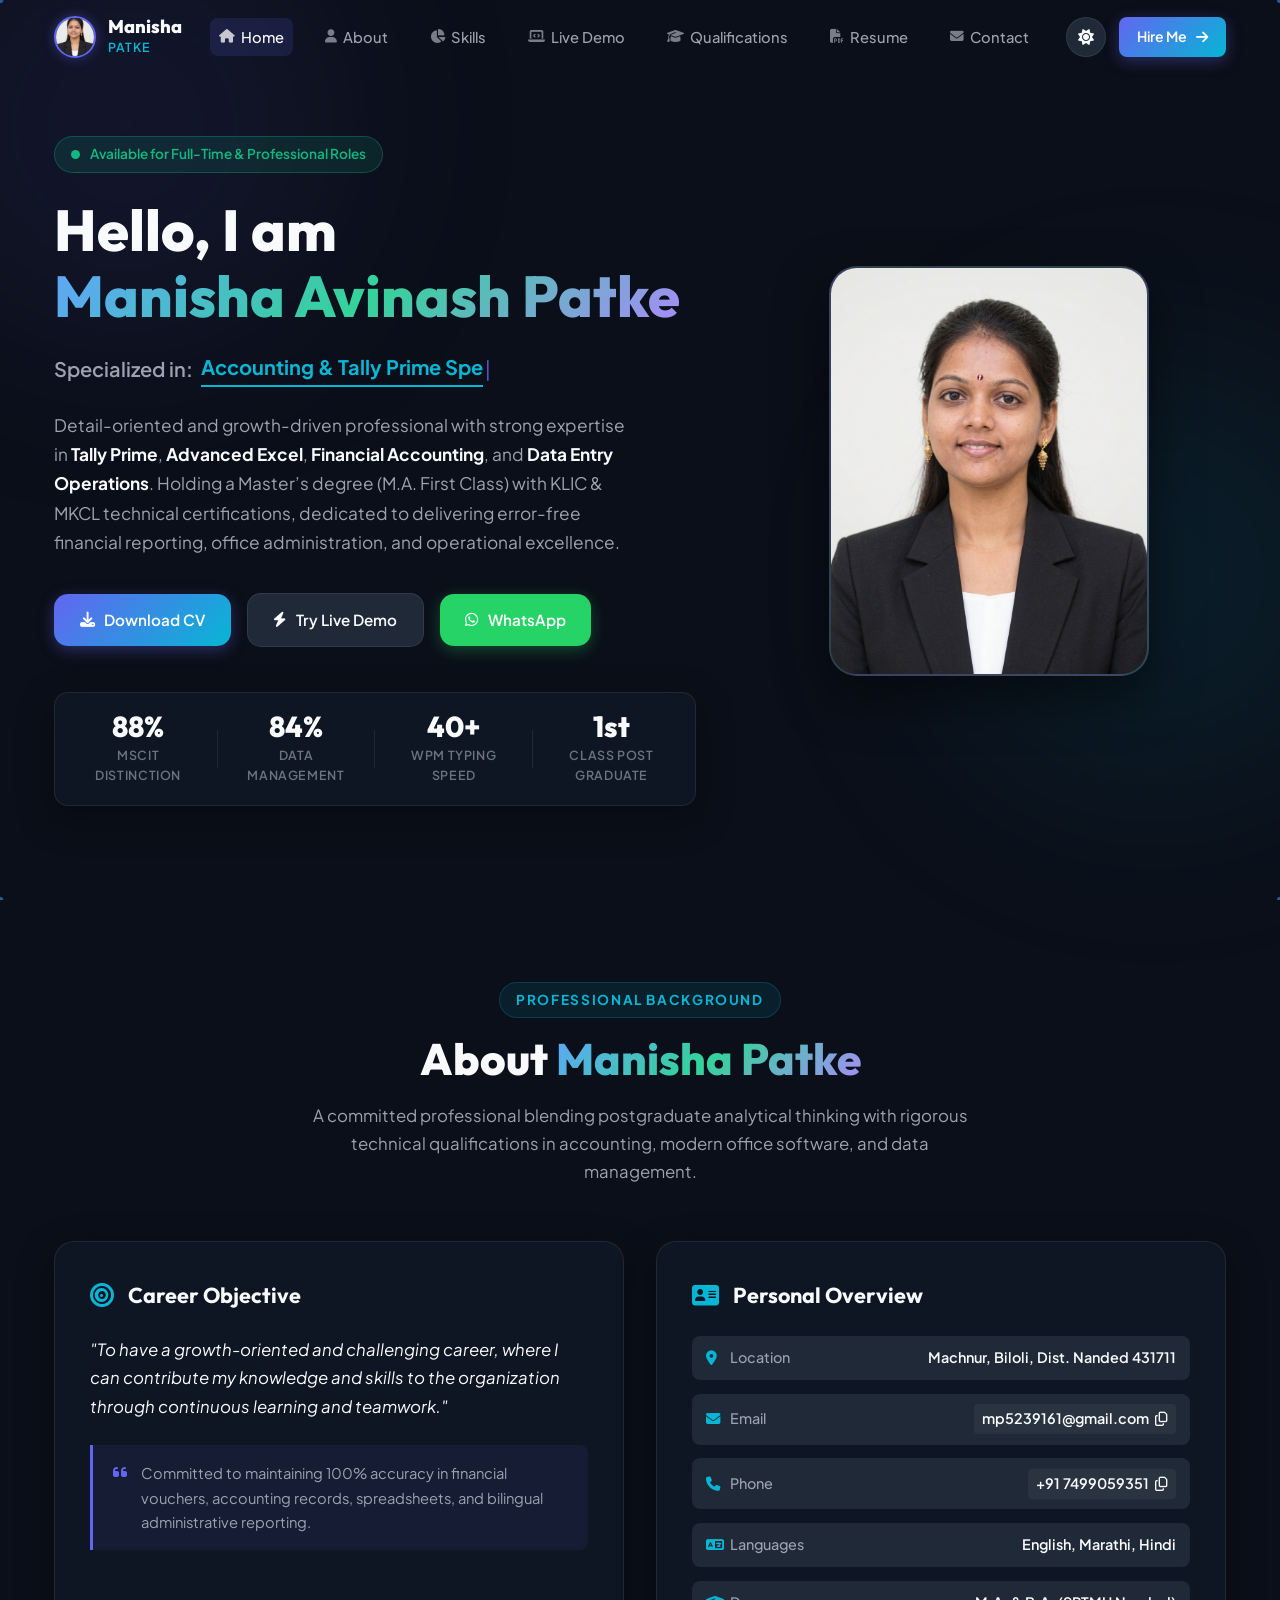
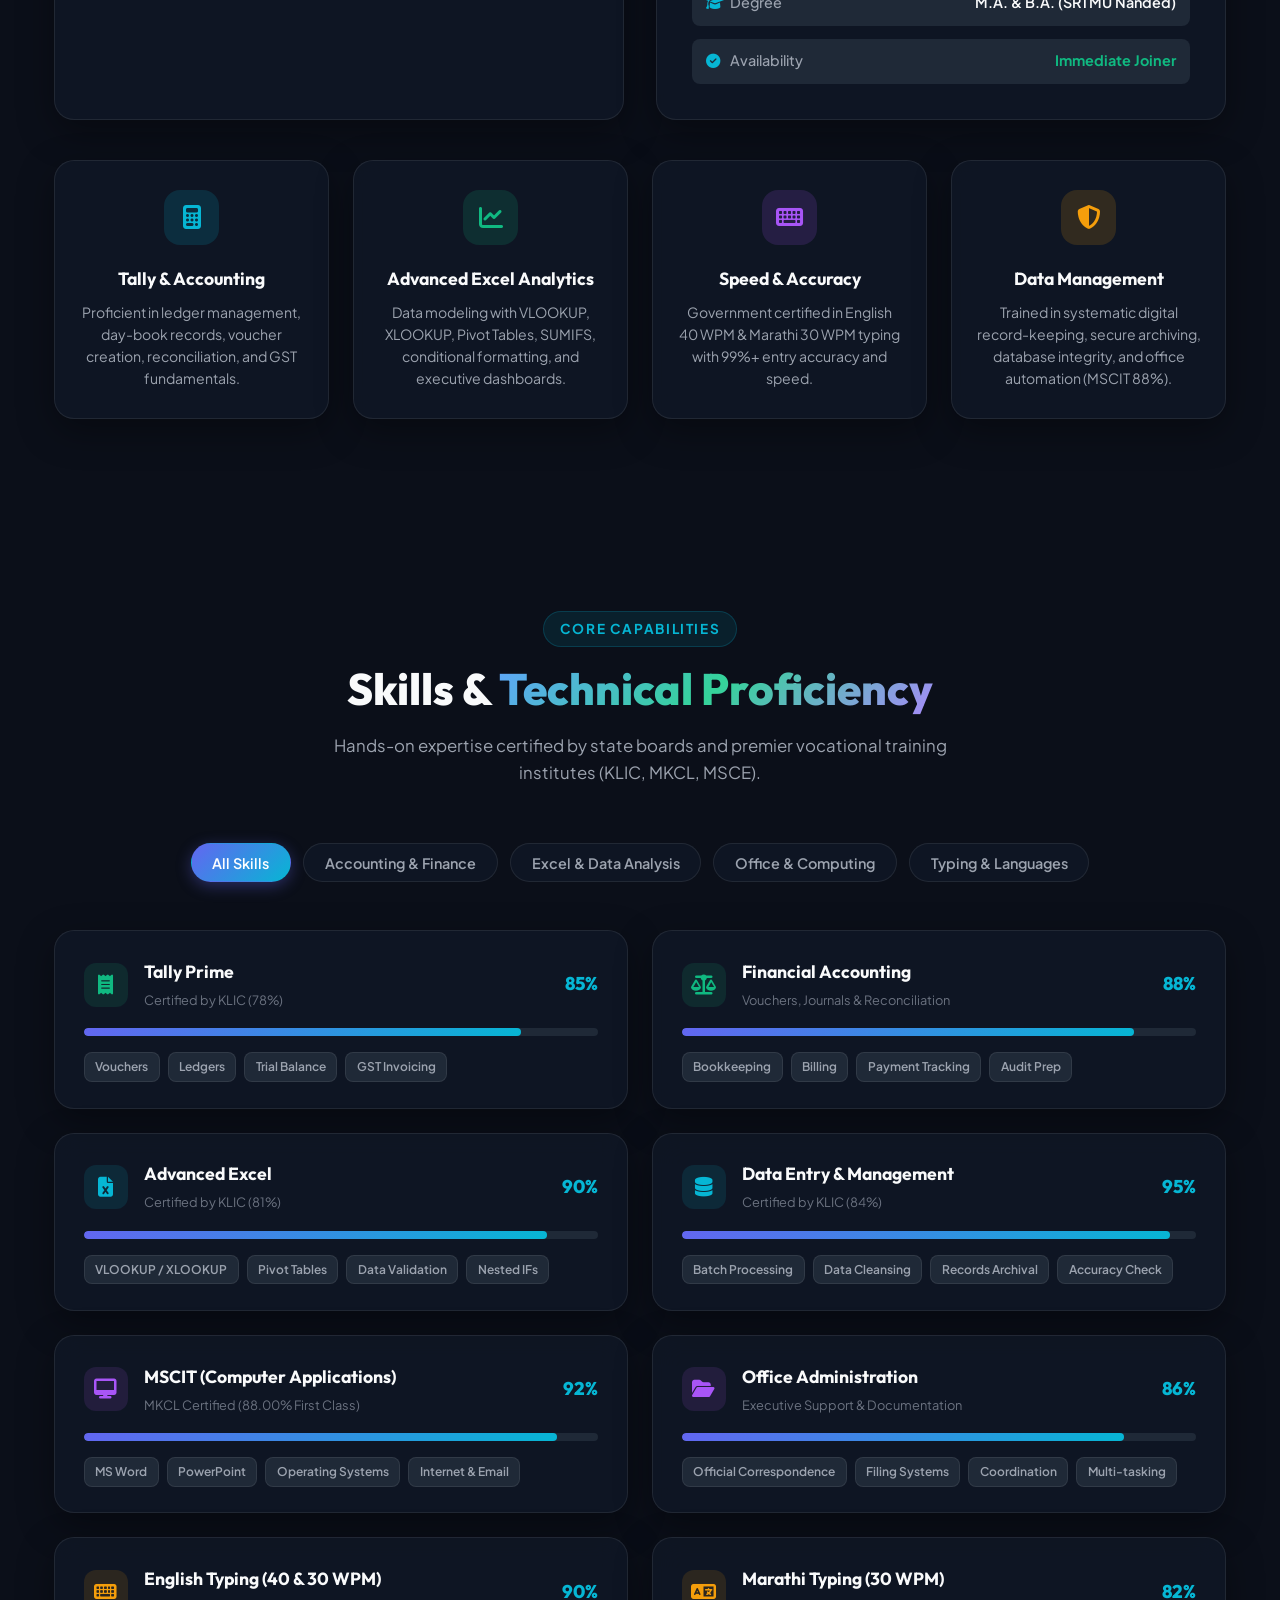
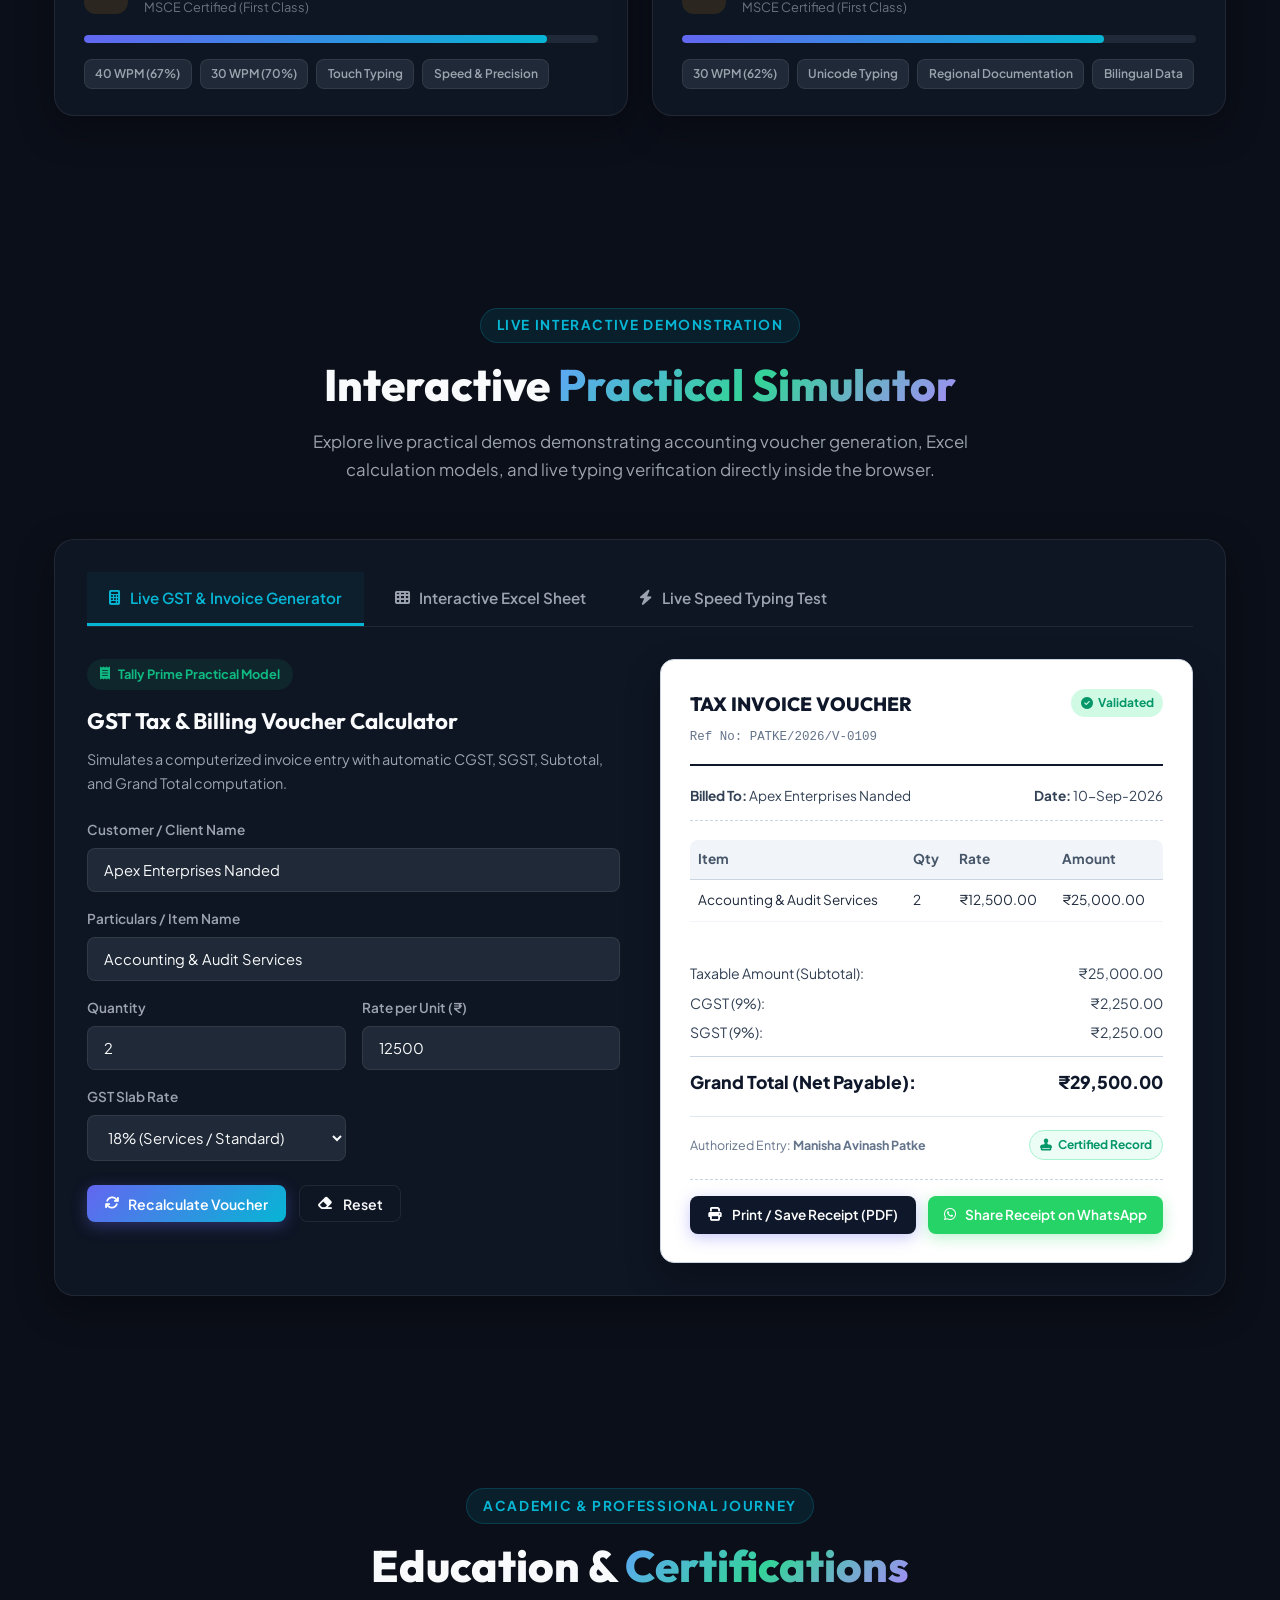
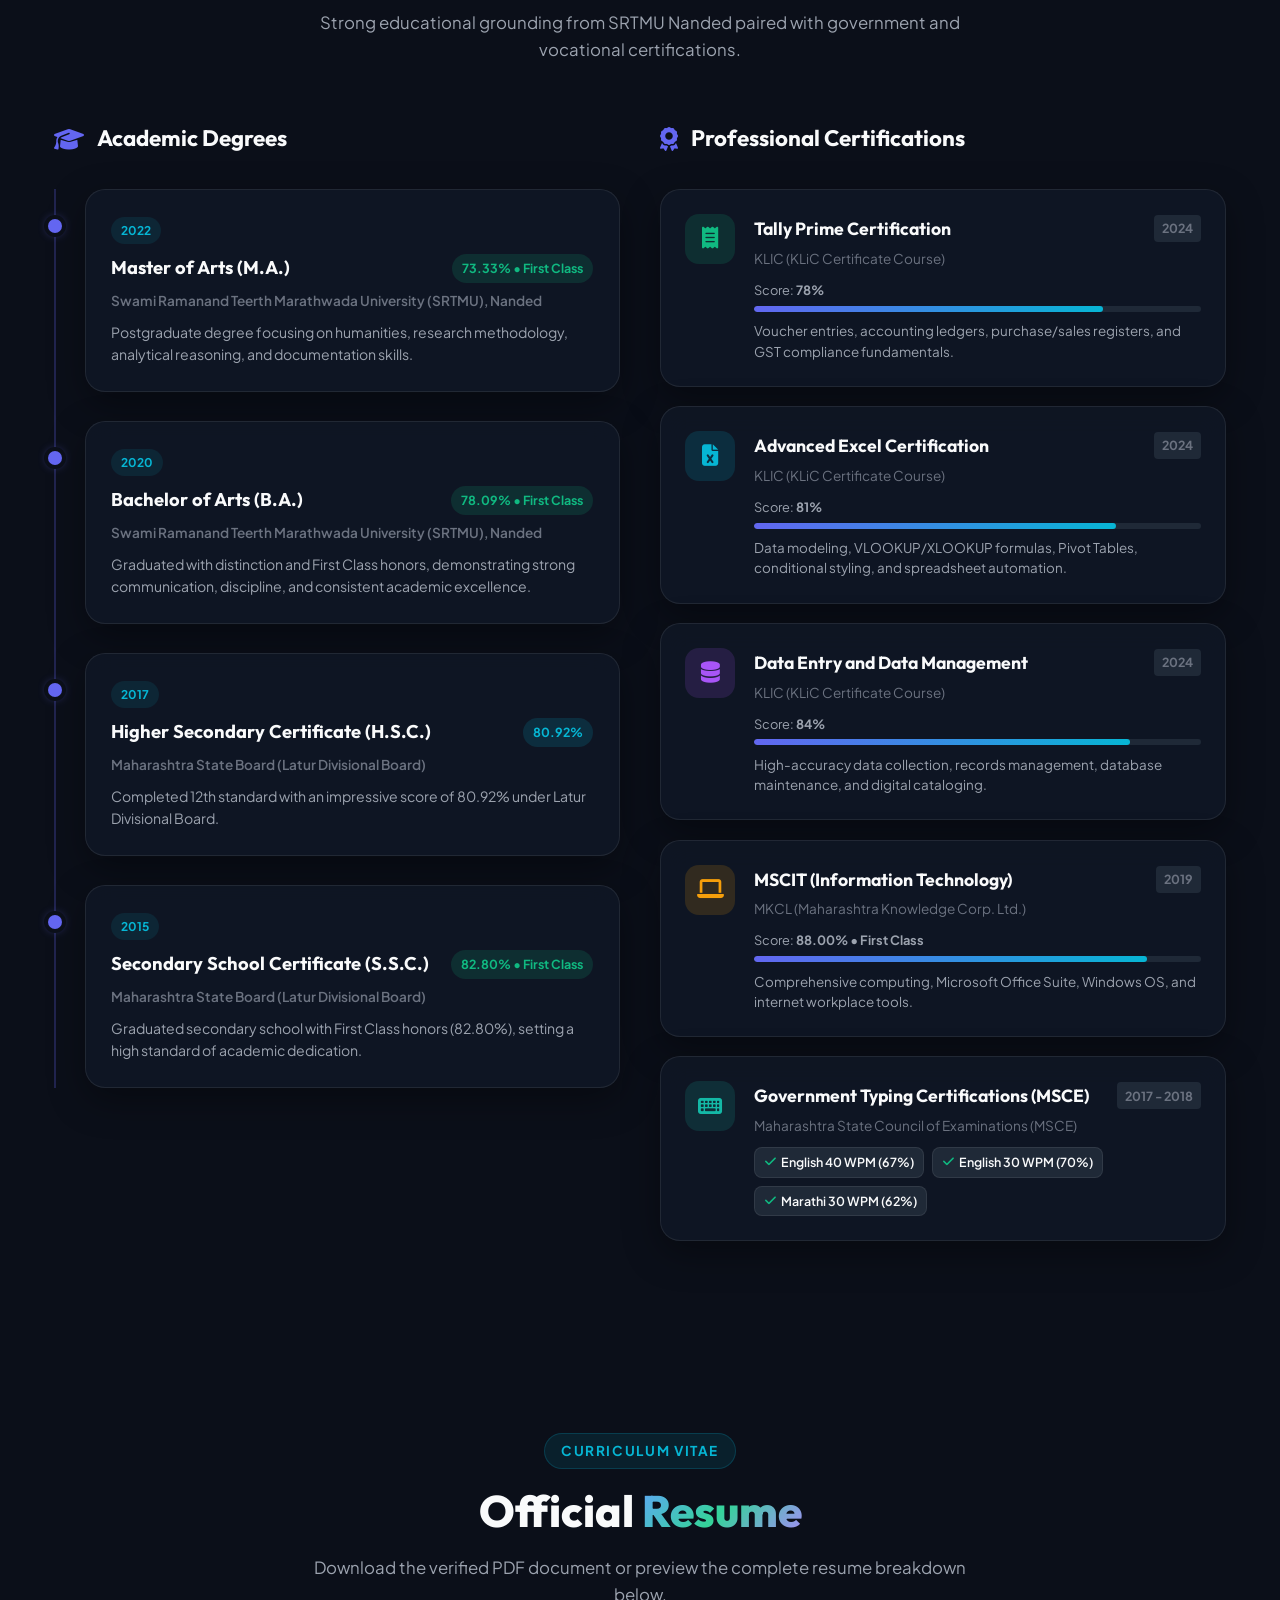
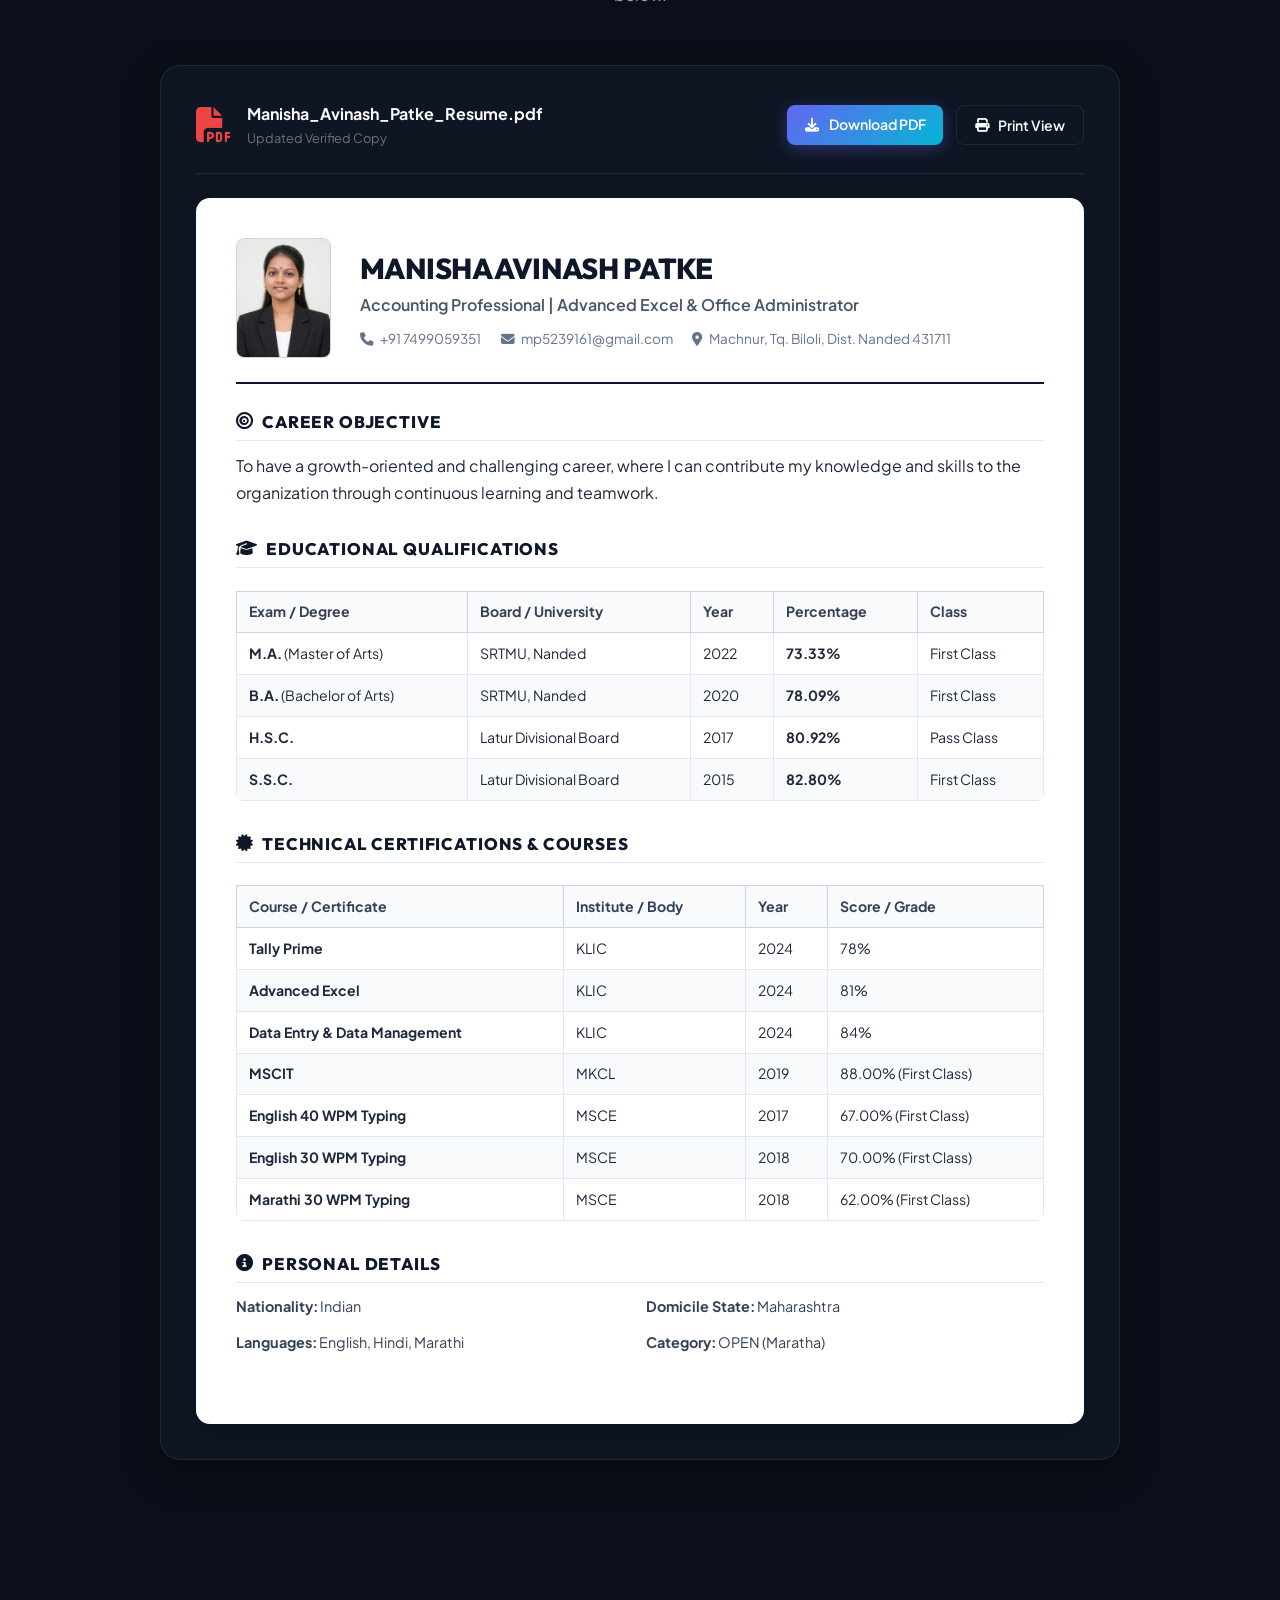
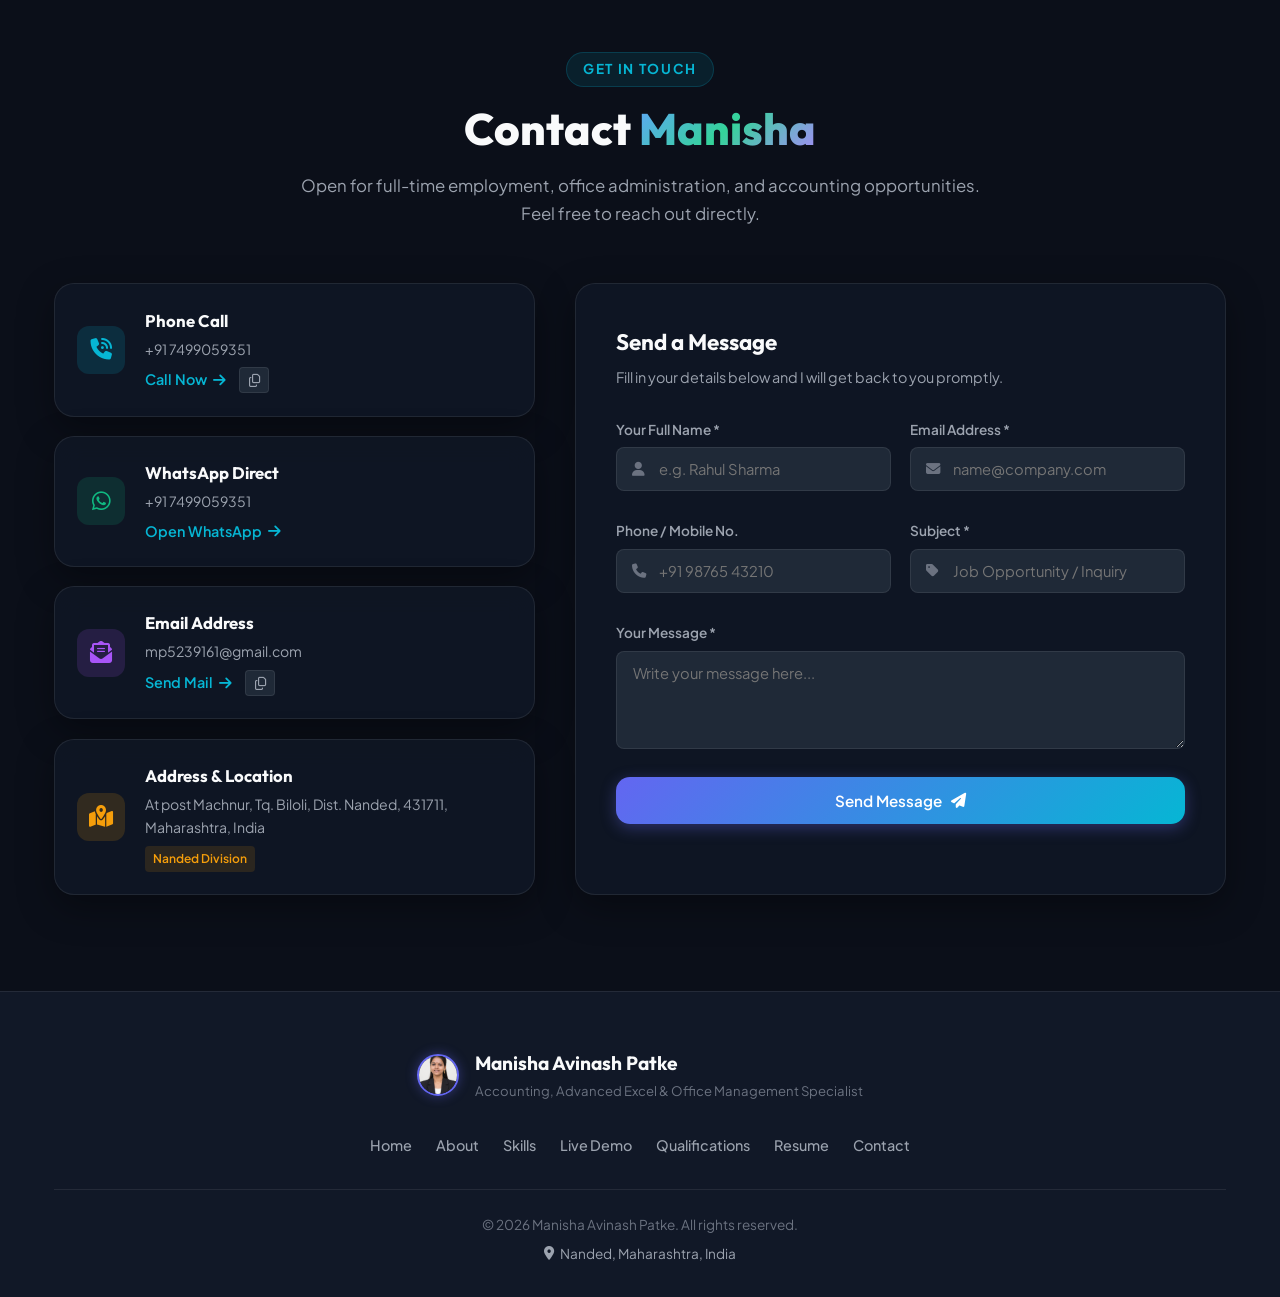
<file: index.html>
<!DOCTYPE html>
<html lang="en" data-theme="dark">
<head>
  <meta charset="UTF-8">
  <meta name="viewport" content="width=device-width, initial-scale=1.0">
  <title>Manisha Avinash Patke | Professional Portfolio | Accounting & Advanced Excel Specialist</title>
  <meta name="description" content="Official professional portfolio of Manisha Avinash Patke. Specialist in Tally Prime, Advanced Excel, Financial Accounting, Data Management, and Office Administration.">
  <meta name="keywords" content="Manisha Patke, Tally Prime, Advanced Excel, Accounting, Data Entry, MSCIT, Typing, SRTMU Nanded">

  <!-- Favicon -->
  <link rel="icon" type="image/jpeg" href="profile.jpg">

  <!-- Google Fonts: Plus Jakarta Sans & Outfit -->
  <link rel="preconnect" href="https://fonts.googleapis.com">
  <link rel="preconnect" href="https://fonts.gstatic.com" crossorigin>
  <link href="https://fonts.googleapis.com/css2?family=Outfit:wght@400;500;600;700;800&family=Plus+Jakarta+Sans:wght@300;400;500;600;700&display=swap" rel="stylesheet">

  <!-- Font Awesome 6 CDN for modern icons -->
  <link rel="stylesheet" href="https://cdnjs.cloudflare.com/ajax/libs/font-awesome/6.5.1/css/all.min.css">

  <!-- Custom Stylesheet -->
  <link rel="stylesheet" href="style.css">
</head>
<body>

  <!-- Scroll Progress Indicator -->
  <div id="scroll-progress" class="scroll-progress-bar"></div>

  <!-- Background Ambient Glow & Particles -->
  <div class="ambient-glow glow-top-left"></div>
  <div class="ambient-glow glow-bottom-right"></div>
  <canvas id="particles-canvas"></canvas>

  <!-- Mobile Nav Overlay Backdrop -->
  <div class="nav-overlay" id="nav-overlay"></div>

  <!-- Navigation Bar -->
  <nav class="navbar" id="navbar">
    <div class="nav-container">
      <a href="#home" class="nav-brand">
        <span class="brand-avatar-mini">
          <img src="profile.jpg" alt="Manisha Patke thumbnail">
        </span>
        <span class="brand-text">
          <span class="brand-name">Manisha</span>
          <span class="brand-sub">Patke</span>
        </span>
      </a>

      <div class="nav-menu" id="nav-menu">
        <div class="nav-menu-header">
          <div class="nav-menu-profile">
            <div class="brand-avatar-mini">
              <img src="profile.jpg" alt="Manisha Patke thumbnail">
            </div>
            <span>Manisha Patke</span>
          </div>
          <button class="nav-close-btn" id="nav-close-btn" aria-label="Close navigation menu">
            <i class="fa-solid fa-xmark"></i>
          </button>
        </div>
        <ul class="nav-list">
          <li><a href="#home" class="nav-link active"><i class="fa-solid fa-house"></i> Home</a></li>
          <li><a href="#about" class="nav-link"><i class="fa-solid fa-user"></i> About</a></li>
          <li><a href="#skills" class="nav-link"><i class="fa-solid fa-chart-pie"></i> Skills</a></li>
          <li><a href="#interactive" class="nav-link"><i class="fa-solid fa-laptop-code"></i> Live Demo</a></li>
          <li><a href="#education" class="nav-link"><i class="fa-solid fa-graduation-cap"></i> Qualifications</a></li>
          <li><a href="#resume" class="nav-link"><i class="fa-solid fa-file-pdf"></i> Resume</a></li>
          <li><a href="#contact" class="nav-link"><i class="fa-solid fa-envelope"></i> Contact</a></li>
        </ul>
      </div>

      <div class="nav-actions">
        <!-- Theme Toggle Button -->
        <button id="theme-toggle-btn" class="icon-btn theme-toggle" aria-label="Toggle Theme" title="Switch Theme">
          <i class="fa-solid fa-moon dark-icon"></i>
          <i class="fa-solid fa-sun light-icon"></i>
        </button>

        <!-- CTA Button -->
        <a href="#contact" class="btn btn-primary btn-sm nav-cta">
          <span>Hire Me</span>
          <i class="fa-solid fa-arrow-right"></i>
        </a>

        <!-- Mobile Menu Hamburger -->
        <button class="menu-toggle" id="menu-toggle" aria-label="Open Navigation Menu">
          <span></span>
          <span></span>
          <span></span>
        </button>
      </div>
    </div>
  </nav>

  <!-- Main Content Container -->
  <main>
    <!-- HERO SECTION -->
    <section id="home" class="hero-section">
      <div class="container hero-container">
        <div class="hero-content">
          <div class="badge-pill">
            <span class="pulse-dot"></span>
            <span>Available for Full-Time & Professional Roles</span>
          </div>

          <h1 class="hero-title">
            Hello, I am <br>
            <span class="gradient-text">Manisha Avinash Patke</span>
          </h1>

          <div class="typewriter-container">
            <span class="typewriter-prefix">Specialized in: </span>
            <span id="typewriter" class="typewriter-text"></span>
            <span class="typewriter-cursor">|</span>
          </div>

          <p class="hero-bio">
            Detail-oriented and growth-driven professional with strong expertise in 
            <strong>Tally Prime</strong>, <strong>Advanced Excel</strong>, <strong>Financial Accounting</strong>, 
            and <strong>Data Entry Operations</strong>. Holding a Master’s degree (M.A. First Class) with KLIC & MKCL technical certifications, dedicated to delivering error-free financial reporting, office administration, and operational excellence.
          </p>

          <div class="hero-cta-group">
            <a href="Manisha_Avinash_Patke_Resume.pdf" download="Manisha_Avinash_Patke_Resume.pdf" class="btn btn-primary">
              <i class="fa-solid fa-download"></i>
              <span>Download CV</span>
            </a>
            <a href="#interactive" class="btn btn-secondary">
              <i class="fa-solid fa-bolt"></i>
              <span>Try Live Demo</span>
            </a>
            <a href="https://wa.me/917499059351?text=Hello%20Manisha,%20I%20reviewed%20your%20portfolio%20and%20would%20like%20to%20connect." target="_blank" class="btn btn-whatsapp" title="Chat on WhatsApp">
              <i class="fa-brands fa-whatsapp"></i>
              <span>WhatsApp</span>
            </a>
          </div>

          <!-- Hero Metrics Bar -->
          <div class="hero-metrics">
            <div class="metric-item">
              <div class="metric-num"><span class="counter" data-target="88">0</span>%</div>
              <div class="metric-label">MSCIT Distinction</div>
            </div>
            <div class="metric-divider"></div>
            <div class="metric-item">
              <div class="metric-num"><span class="counter" data-target="84">0</span>%</div>
              <div class="metric-label">Data Management</div>
            </div>
            <div class="metric-divider"></div>
            <div class="metric-item">
              <div class="metric-num"><span class="counter" data-target="40">0</span>+</div>
              <div class="metric-label">WPM Typing Speed</div>
            </div>
            <div class="metric-divider"></div>
            <div class="metric-item">
              <div class="metric-num">1st</div>
              <div class="metric-label">Class Post Graduate</div>
            </div>
          </div>
        </div>

        <!-- Hero Visual Profile Card -->
        <div class="hero-visual">
          <div class="profile-card-wrapper">
            <div class="profile-frame">
              <div class="profile-glow-ring"></div>
              <img src="profile.jpg" alt="Manisha Avinash Patke" class="profile-image">
            </div>
          </div>
        </div>
      </div>
    </section>

    <!-- ABOUT SECTION -->
    <section id="about" class="section about-section">
      <div class="container">
        <div class="section-header text-center">
          <span class="section-subtitle">Professional Background</span>
          <h2 class="section-title">About <span class="gradient-text">Manisha Patke</span></h2>
          <p class="section-desc">
            A committed professional blending postgraduate analytical thinking with rigorous technical qualifications in accounting, modern office software, and data management.
          </p>
        </div>

        <div class="about-grid">
          <!-- Career Statement -->
          <div class="about-card glass-card">
            <div class="card-icon-header">
              <i class="fa-solid fa-bullseye"></i>
              <h3>Career Objective</h3>
            </div>
            <p class="career-text">
              "To have a growth-oriented and challenging career, where I can contribute my knowledge and skills to the organization through continuous learning and teamwork."
            </p>
            <div class="highlight-quote">
              <i class="fa-solid fa-quote-left quote-icon"></i>
              <span>Committed to maintaining 100% accuracy in financial vouchers, accounting records, spreadsheets, and bilingual administrative reporting.</span>
            </div>
          </div>

          <!-- Personal Profile Quick Details -->
          <div class="about-card glass-card profile-info-card">
            <div class="card-icon-header">
              <i class="fa-solid fa-address-card"></i>
              <h3>Personal Overview</h3>
            </div>
            <div class="info-list-grid">
              <div class="info-item">
                <span class="info-label"><i class="fa-solid fa-location-dot"></i> Location</span>
                <span class="info-val">Machnur, Biloli, Dist. Nanded 431711</span>
              </div>
              <div class="info-item">
                <span class="info-label"><i class="fa-solid fa-envelope"></i> Email</span>
                <span class="info-val copyable" data-copy="mp5239161@gmail.com" title="Click to copy">
                  mp5239161@gmail.com <i class="fa-regular fa-copy"></i>
                </span>
              </div>
              <div class="info-item">
                <span class="info-label"><i class="fa-solid fa-phone"></i> Phone</span>
                <span class="info-val copyable" data-copy="7499059351" title="Click to copy">
                  +91 7499059351 <i class="fa-regular fa-copy"></i>
                </span>
              </div>
              <div class="info-item">
                <span class="info-label"><i class="fa-solid fa-language"></i> Languages</span>
                <span class="info-val">English, Marathi, Hindi</span>
              </div>
              <div class="info-item">
                <span class="info-label"><i class="fa-solid fa-graduation-cap"></i> Degree</span>
                <span class="info-val">M.A. & B.A. (SRTMU Nanded)</span>
              </div>
              <div class="info-item">
                <span class="info-label"><i class="fa-solid fa-check-circle"></i> Availability</span>
                <span class="info-val status-green">Immediate Joiner</span>
              </div>
            </div>
          </div>
        </div>

        <!-- 4 Core Pillars of Value -->
        <div class="pillars-grid">
          <div class="pillar-card glass-card">
            <div class="pillar-icon bg-blue">
              <i class="fa-solid fa-calculator"></i>
            </div>
            <h4>Tally & Accounting</h4>
            <p>Proficient in ledger management, day-book records, voucher creation, reconciliation, and GST fundamentals.</p>
          </div>

          <div class="pillar-card glass-card">
            <div class="pillar-icon bg-green">
              <i class="fa-solid fa-chart-line"></i>
            </div>
            <h4>Advanced Excel Analytics</h4>
            <p>Data modeling with VLOOKUP, XLOOKUP, Pivot Tables, SUMIFS, conditional formatting, and executive dashboards.</p>
          </div>

          <div class="pillar-card glass-card">
            <div class="pillar-icon bg-purple">
              <i class="fa-solid fa-keyboard"></i>
            </div>
            <h4>Speed & Accuracy</h4>
            <p>Government certified in English 40 WPM & Marathi 30 WPM typing with 99%+ entry accuracy and speed.</p>
          </div>

          <div class="pillar-card glass-card">
            <div class="pillar-icon bg-orange">
              <i class="fa-solid fa-shield-halved"></i>
            </div>
            <h4>Data Management</h4>
            <p>Trained in systematic digital record-keeping, secure archiving, database integrity, and office automation (MSCIT 88%).</p>
          </div>
        </div>
      </div>
    </section>

    <!-- SKILLS SECTION -->
    <section id="skills" class="section skills-section">
      <div class="container">
        <div class="section-header text-center">
          <span class="section-subtitle">Core Capabilities</span>
          <h2 class="section-title">Skills & <span class="gradient-text">Technical Proficiency</span></h2>
          <p class="section-desc">
            Hands-on expertise certified by state boards and premier vocational training institutes (KLIC, MKCL, MSCE).
          </p>
        </div>

        <!-- Skills Filter Tabs -->
        <div class="filter-tabs">
          <button class="filter-btn active" data-filter="all">All Skills</button>
          <button class="filter-btn" data-filter="accounting">Accounting & Finance</button>
          <button class="filter-btn" data-filter="excel">Excel & Data Analysis</button>
          <button class="filter-btn" data-filter="office">Office & Computing</button>
          <button class="filter-btn" data-filter="typing">Typing & Languages</button>
        </div>

        <!-- Skills Grid with Animated Bars -->
        <div class="skills-grid" id="skills-container">

          <!-- Accounting Skills -->
          <div class="skill-card glass-card" data-category="accounting">
            <div class="skill-header">
              <div class="skill-icon-wrap bg-green-soft">
                <i class="fa-solid fa-receipt text-green"></i>
              </div>
              <div>
                <h4 class="skill-title">Tally Prime</h4>
                <span class="skill-level">Certified by KLIC (78%)</span>
              </div>
              <span class="skill-pct">85%</span>
            </div>
            <div class="skill-bar"><div class="skill-fill" style="--target-width: 85%;"></div></div>
            <div class="skill-tags">
              <span class="tag">Vouchers</span>
              <span class="tag">Ledgers</span>
              <span class="tag">Trial Balance</span>
              <span class="tag">GST Invoicing</span>
            </div>
          </div>

          <div class="skill-card glass-card" data-category="accounting">
            <div class="skill-header">
              <div class="skill-icon-wrap bg-green-soft">
                <i class="fa-solid fa-scale-balanced text-green"></i>
              </div>
              <div>
                <h4 class="skill-title">Financial Accounting</h4>
                <span class="skill-level">Vouchers, Journals & Reconciliation</span>
              </div>
              <span class="skill-pct">88%</span>
            </div>
            <div class="skill-bar"><div class="skill-fill" style="--target-width: 88%;"></div></div>
            <div class="skill-tags">
              <span class="tag">Bookkeeping</span>
              <span class="tag">Billing</span>
              <span class="tag">Payment Tracking</span>
              <span class="tag">Audit Prep</span>
            </div>
          </div>

          <!-- Excel & Data Analysis -->
          <div class="skill-card glass-card" data-category="excel">
            <div class="skill-header">
              <div class="skill-icon-wrap bg-blue-soft">
                <i class="fa-solid fa-file-excel text-blue"></i>
              </div>
              <div>
                <h4 class="skill-title">Advanced Excel</h4>
                <span class="skill-level">Certified by KLIC (81%)</span>
              </div>
              <span class="skill-pct">90%</span>
            </div>
            <div class="skill-bar"><div class="skill-fill" style="--target-width: 90%;"></div></div>
            <div class="skill-tags">
              <span class="tag">VLOOKUP / XLOOKUP</span>
              <span class="tag">Pivot Tables</span>
              <span class="tag">Data Validation</span>
              <span class="tag">Nested IFs</span>
            </div>
          </div>

          <div class="skill-card glass-card" data-category="excel">
            <div class="skill-header">
              <div class="skill-icon-wrap bg-blue-soft">
                <i class="fa-solid fa-database text-blue"></i>
              </div>
              <div>
                <h4 class="skill-title">Data Entry & Management</h4>
                <span class="skill-level">Certified by KLIC (84%)</span>
              </div>
              <span class="skill-pct">95%</span>
            </div>
            <div class="skill-bar"><div class="skill-fill" style="--target-width: 95%;"></div></div>
            <div class="skill-tags">
              <span class="tag">Batch Processing</span>
              <span class="tag">Data Cleansing</span>
              <span class="tag">Records Archival</span>
              <span class="tag">Accuracy Check</span>
            </div>
          </div>

          <!-- Office & Computing -->
          <div class="skill-card glass-card" data-category="office">
            <div class="skill-header">
              <div class="skill-icon-wrap bg-purple-soft">
                <i class="fa-solid fa-desktop text-purple"></i>
              </div>
              <div>
                <h4 class="skill-title">MSCIT (Computer Applications)</h4>
                <span class="skill-level">MKCL Certified (88.00% First Class)</span>
              </div>
              <span class="skill-pct">92%</span>
            </div>
            <div class="skill-bar"><div class="skill-fill" style="--target-width: 92%;"></div></div>
            <div class="skill-tags">
              <span class="tag">MS Word</span>
              <span class="tag">PowerPoint</span>
              <span class="tag">Operating Systems</span>
              <span class="tag">Internet & Email</span>
            </div>
          </div>

          <div class="skill-card glass-card" data-category="office">
            <div class="skill-header">
              <div class="skill-icon-wrap bg-purple-soft">
                <i class="fa-solid fa-folder-open text-purple"></i>
              </div>
              <div>
                <h4 class="skill-title">Office Administration</h4>
                <span class="skill-level">Executive Support & Documentation</span>
              </div>
              <span class="skill-pct">86%</span>
            </div>
            <div class="skill-bar"><div class="skill-fill" style="--target-width: 86%;"></div></div>
            <div class="skill-tags">
              <span class="tag">Official Correspondence</span>
              <span class="tag">Filing Systems</span>
              <span class="tag">Coordination</span>
              <span class="tag">Multi-tasking</span>
            </div>
          </div>

          <!-- Typing & Languages -->
          <div class="skill-card glass-card" data-category="typing">
            <div class="skill-header">
              <div class="skill-icon-wrap bg-orange-soft">
                <i class="fa-solid fa-keyboard text-orange"></i>
              </div>
              <div>
                <h4 class="skill-title">English Typing (40 & 30 WPM)</h4>
                <span class="skill-level">MSCE Certified (First Class)</span>
              </div>
              <span class="skill-pct">90%</span>
            </div>
            <div class="skill-bar"><div class="skill-fill" style="--target-width: 90%;"></div></div>
            <div class="skill-tags">
              <span class="tag">40 WPM (67%)</span>
              <span class="tag">30 WPM (70%)</span>
              <span class="tag">Touch Typing</span>
              <span class="tag">Speed & Precision</span>
            </div>
          </div>

          <div class="skill-card glass-card" data-category="typing">
            <div class="skill-header">
              <div class="skill-icon-wrap bg-orange-soft">
                <i class="fa-solid fa-language text-orange"></i>
              </div>
              <div>
                <h4 class="skill-title">Marathi Typing (30 WPM)</h4>
                <span class="skill-level">MSCE Certified (First Class)</span>
              </div>
              <span class="skill-pct">82%</span>
            </div>
            <div class="skill-bar"><div class="skill-fill" style="--target-width: 82%;"></div></div>
            <div class="skill-tags">
              <span class="tag">30 WPM (62%)</span>
              <span class="tag">Unicode Typing</span>
              <span class="tag">Regional Documentation</span>
              <span class="tag">Bilingual Data</span>
            </div>
          </div>

        </div>
      </div>
    </section>

    <!-- INTERACTIVE DEMO / SHOWCASE SECTION -->
    <section id="interactive" class="section interactive-section">
      <div class="container">
        <div class="section-header text-center">
          <span class="section-subtitle">Live Interactive Demonstration</span>
          <h2 class="section-title">Interactive <span class="gradient-text">Practical Simulator</span></h2>
          <p class="section-desc">
            Explore live practical demos demonstrating accounting voucher generation, Excel calculation models, and live typing verification directly inside the browser.
          </p>
        </div>

        <div class="simulator-wrapper glass-card">
          <!-- Simulator Nav Tabs -->
          <div class="sim-nav">
            <button class="sim-tab-btn active" data-sim="gst-calculator">
              <i class="fa-solid fa-calculator"></i>
              <span>Live GST & Invoice Generator</span>
            </button>
            <button class="sim-tab-btn" data-sim="excel-dashboard">
              <i class="fa-solid fa-table-cells"></i>
              <span>Interactive Excel Sheet</span>
            </button>
            <button class="sim-tab-btn" data-sim="typing-speed">
              <i class="fa-solid fa-bolt"></i>
              <span>Live Speed Typing Test</span>
            </button>
          </div>

          <!-- TAB 1: GST & INVOICE CALCULATOR -->
          <div class="sim-panel active" id="sim-gst-calculator">
            <div class="sim-grid">
              <div class="sim-form-area">
                <div class="sim-badge">
                  <i class="fa-solid fa-receipt"></i> Tally Prime Practical Model
                </div>
                <h3 class="sim-panel-title">GST Tax & Billing Voucher Calculator</h3>
                <p class="sim-panel-sub">
                  Simulates a computerized invoice entry with automatic CGST, SGST, Subtotal, and Grand Total computation.
                </p>

                <div class="input-grid">
                  <div class="form-group">
                    <label for="inv-client">Customer / Client Name</label>
                    <input type="text" id="inv-client" class="form-control" value="Apex Enterprises Nanded">
                  </div>
                  <div class="form-group">
                    <label for="inv-item">Particulars / Item Name</label>
                    <input type="text" id="inv-item" class="form-control" value="Accounting & Audit Services">
                  </div>
                  <div class="form-group">
                    <label for="inv-qty">Quantity</label>
                    <input type="number" id="inv-qty" class="form-control" value="2" min="1">
                  </div>
                  <div class="form-group">
                    <label for="inv-rate">Rate per Unit (₹)</label>
                    <input type="number" id="inv-rate" class="form-control" value="12500" min="0" step="100">
                  </div>
                  <div class="form-group">
                    <label for="inv-gst">GST Slab Rate</label>
                    <select id="inv-gst" class="form-control">
                      <option value="0">0% (Nil Rated)</option>
                      <option value="5">5% (Essential Goods)</option>
                      <option value="12">12% (Standard)</option>
                      <option value="18" selected>18% (Services / Standard)</option>
                      <option value="28">28% (Luxury)</option>
                    </select>
                  </div>
                </div>

                <div class="calc-btn-row">
                  <button type="button" id="calc-recalculate-btn" class="btn btn-primary btn-sm">
                    <i class="fa-solid fa-arrows-rotate"></i> Recalculate Voucher
                  </button>
                  <button type="button" id="calc-reset-btn" class="btn btn-outline btn-sm">
                    <i class="fa-solid fa-eraser"></i> Reset
                  </button>
                  <button type="button" id="view-receipt-mobile-btn" class="btn btn-secondary btn-sm mobile-scroll-btn">
                    <i class="fa-solid fa-receipt"></i> View Generated Receipt ↓
                  </button>
                </div>
              </div>

              <!-- Output Invoice Card -->
              <div class="sim-result-area" id="sim-result-area">
                <div class="invoice-receipt-card" id="invoice-receipt-card">
                  <div class="receipt-header">
                    <div>
                      <h4>TAX INVOICE VOUCHER</h4>
                      <span class="receipt-id">Ref No: PATKE/2026/V-0109</span>
                    </div>
                    <span class="verified-tag"><i class="fa-solid fa-circle-check"></i> Validated</span>
                  </div>

                  <div class="receipt-details">
                    <div><strong>Billed To:</strong> <span id="res-client">Apex Enterprises Nanded</span></div>
                    <div><strong>Date:</strong> <span id="res-date">10-Sep-2026</span></div>
                  </div>

                  <div class="table-responsive">
                    <table class="receipt-table">
                      <thead>
                        <tr>
                          <th>Item</th>
                          <th>Qty</th>
                          <th>Rate</th>
                          <th>Amount</th>
                        </tr>
                      </thead>
                      <tbody>
                        <tr>
                          <td id="res-item">Accounting & Audit Services</td>
                          <td id="res-qty">2</td>
                          <td id="res-rate">₹12,500.00</td>
                          <td id="res-subtotal">₹25,000.00</td>
                        </tr>
                      </tbody>
                    </table>
                  </div>

                  <div class="receipt-summary">
                    <div class="summary-row">
                      <span>Taxable Amount (Subtotal):</span>
                      <span id="tax-subtotal">₹25,000.00</span>
                    </div>
                    <div class="summary-row">
                      <span>CGST (<span id="cgst-rate">9</span>%):</span>
                      <span id="cgst-amount">₹2,250.00</span>
                    </div>
                    <div class="summary-row">
                      <span>SGST (<span id="sgst-rate">9</span>%):</span>
                      <span id="sgst-amount">₹2,250.00</span>
                    </div>
                    <div class="summary-divider"></div>
                    <div class="summary-row grand-total">
                      <span>Grand Total (Net Payable):</span>
                      <span id="grand-total">₹29,500.00</span>
                    </div>
                  </div>

                  <div class="receipt-footer">
                    <span>Authorized Entry: <strong>Manisha Avinash Patke</strong></span>
                    <span class="stamp-pill"><i class="fa-solid fa-stamp"></i> Certified Record</span>
                  </div>

                  <!-- Prominent Dedicated Print & Share Action Row -->
                  <div class="receipt-actions-bar">
                    <button type="button" id="print-voucher-btn" class="btn btn-primary btn-sm btn-print-voucher">
                      <i class="fa-solid fa-print"></i>
                      <span>Print / Save Receipt (PDF)</span>
                    </button>
                    <button type="button" id="share-voucher-whatsapp" class="btn btn-whatsapp btn-sm">
                      <i class="fa-brands fa-whatsapp"></i>
                      <span>Share Receipt on WhatsApp</span>
                    </button>
                  </div>
                </div>
              </div>
            </div>
          </div>

          <!-- TAB 2: EXCEL DATA DASHBOARD -->
          <div class="sim-panel" id="sim-excel-dashboard">
            <div class="excel-sim-container">
              <div class="excel-toolbar">
                <div class="excel-title-bar">
                  <i class="fa-solid fa-file-excel text-green"></i>
                  <span>Accounts_Ledger_Q3.xlsx - Excel Analytics Simulation</span>
                </div>
                <div class="excel-controls">
                  <div class="search-input-wrap">
                    <i class="fa-solid fa-magnifying-glass"></i>
                    <input type="text" id="excel-search" placeholder="Search account or entry..." class="form-control form-control-sm">
                  </div>
                  <select id="excel-filter-cat" class="form-control form-control-sm">
                    <option value="all">All Categories</option>
                    <option value="Income">Income / Revenue</option>
                    <option value="Expense">Operational Expense</option>
                    <option value="Asset">Current Asset</option>
                    <option value="Tax">GST / Tax Payable</option>
                  </select>
                </div>
              </div>

              <!-- Live Stats computed from table -->
              <div class="excel-metrics-row">
                <div class="excel-metric">
                  <span class="lbl">Total Records</span>
                  <span class="val" id="xl-count">6</span>
                </div>
                <div class="excel-metric">
                  <span class="lbl">Sum of Debits</span>
                  <span class="val text-blue" id="xl-sum-debit">₹1,74,500</span>
                </div>
                <div class="excel-metric">
                  <span class="lbl">Sum of Credits</span>
                  <span class="val text-green" id="xl-sum-credit">₹1,74,500</span>
                </div>
                <div class="excel-metric">
                  <span class="lbl">Trial Balance Status</span>
                  <span class="val text-accent" id="xl-balance-status"><i class="fa-solid fa-check"></i> Balanced</span>
                </div>
              </div>

              <!-- Spreadsheet Table -->
              <div class="table-responsive">
                <table class="excel-table" id="excel-table">
                  <thead>
                    <tr>
                      <th>Voucher #</th>
                      <th>Account Head / Ledger</th>
                      <th>Category</th>
                      <th>Debit (₹)</th>
                      <th>Credit (₹)</th>
                      <th>Status</th>
                    </tr>
                  </thead>
                  <tbody id="excel-tbody">
                    <!-- Dynamically populated via script.js -->
                  </tbody>
                </table>
              </div>
              <div class="excel-tip">
                <i class="fa-solid fa-lightbulb"></i>
                <span>Demonstrates Excel formula proficiency: <code>SUMIF()</code>, <code>VLOOKUP()</code>, and real-time conditional sorting.</span>
              </div>
            </div>
          </div>

          <!-- TAB 3: TYPING SPEED TESTER -->
          <div class="sim-panel" id="sim-typing-speed">
            <div class="typing-sim-container">
              <div class="typing-header">
                <div>
                  <h3>Interactive Typing Speed & Accuracy Verification</h3>
                  <p>Certified MSCE speed: English 40 WPM (First Class) & Marathi 30 WPM.</p>
                </div>
                <div class="typing-stats-badges">
                  <div class="stat-badge">
                    <span class="stat-lbl">Time Left</span>
                    <span class="stat-val" id="type-timer">30s</span>
                  </div>
                  <div class="stat-badge">
                    <span class="stat-lbl">Speed</span>
                    <span class="stat-val" id="type-wpm">0 WPM</span>
                  </div>
                  <div class="stat-badge">
                    <span class="stat-lbl">Accuracy</span>
                    <span class="stat-val" id="type-acc">100%</span>
                  </div>
                </div>
              </div>

              <div class="quote-display-box" id="quote-display">
                <!-- Text loaded via JS -->
              </div>

              <div class="typing-input-area">
                <textarea id="typing-input" placeholder="Click 'Start Typing Test' below or start typing here..." disabled></textarea>
                <div class="typing-actions">
                  <button id="start-typing-btn" class="btn btn-primary">
                    <i class="fa-solid fa-play"></i> Start Typing Test
                  </button>
                  <button id="reset-typing-btn" class="btn btn-outline">
                    <i class="fa-solid fa-rotate-left"></i> Reset
                  </button>
                </div>
              </div>
            </div>
          </div>

        </div>
      </div>
    </section>

    <!-- EDUCATION & CERTIFICATIONS SECTION -->
    <section id="education" class="section education-section">
      <div class="container">
        <div class="section-header text-center">
          <span class="section-subtitle">Academic & Professional Journey</span>
          <h2 class="section-title">Education & <span class="gradient-text">Certifications</span></h2>
          <p class="section-desc">
            Strong educational grounding from SRTMU Nanded paired with government and vocational certifications.
          </p>
        </div>

        <div class="edu-cert-grid">
          <!-- Academic Timeline Column -->
          <div class="timeline-column">
            <div class="column-header">
              <i class="fa-solid fa-graduation-cap"></i>
              <h3>Academic Degrees</h3>
            </div>

            <div class="timeline">
              <!-- M.A. -->
              <div class="timeline-card glass-card">
                <div class="timeline-dot"></div>
                <div class="timeline-badge">2022</div>
                <div class="timeline-title-row">
                  <h4>Master of Arts (M.A.)</h4>
                  <span class="grade-pill grade-first">73.33% • First Class</span>
                </div>
                <div class="timeline-sub">Swami Ramanand Teerth Marathwada University (SRTMU), Nanded</div>
                <p class="timeline-desc">
                  Postgraduate degree focusing on humanities, research methodology, analytical reasoning, and documentation skills.
                </p>
              </div>

              <!-- B.A. -->
              <div class="timeline-card glass-card">
                <div class="timeline-dot"></div>
                <div class="timeline-badge">2020</div>
                <div class="timeline-title-row">
                  <h4>Bachelor of Arts (B.A.)</h4>
                  <span class="grade-pill grade-first">78.09% • First Class</span>
                </div>
                <div class="timeline-sub">Swami Ramanand Teerth Marathwada University (SRTMU), Nanded</div>
                <p class="timeline-desc">
                  Graduated with distinction and First Class honors, demonstrating strong communication, discipline, and consistent academic excellence.
                </p>
              </div>

              <!-- H.S.C. -->
              <div class="timeline-card glass-card">
                <div class="timeline-dot"></div>
                <div class="timeline-badge">2017</div>
                <div class="timeline-title-row">
                  <h4>Higher Secondary Certificate (H.S.C.)</h4>
                  <span class="grade-pill grade-high">80.92%</span>
                </div>
                <div class="timeline-sub">Maharashtra State Board (Latur Divisional Board)</div>
                <p class="timeline-desc">
                  Completed 12th standard with an impressive score of 80.92% under Latur Divisional Board.
                </p>
              </div>

              <!-- S.S.C. -->
              <div class="timeline-card glass-card">
                <div class="timeline-dot"></div>
                <div class="timeline-badge">2015</div>
                <div class="timeline-title-row">
                  <h4>Secondary School Certificate (S.S.C.)</h4>
                  <span class="grade-pill grade-first">82.80% • First Class</span>
                </div>
                <div class="timeline-sub">Maharashtra State Board (Latur Divisional Board)</div>
                <p class="timeline-desc">
                  Graduated secondary school with First Class honors (82.80%), setting a high standard of academic dedication.
                </p>
              </div>
            </div>
          </div>

          <!-- Professional Certifications Column -->
          <div class="timeline-column">
            <div class="column-header">
              <i class="fa-solid fa-award"></i>
              <h3>Professional Certifications</h3>
            </div>

            <div class="cert-cards-stack">
              <!-- Tally Prime -->
              <div class="cert-card glass-card">
                <div class="cert-icon-box bg-green">
                  <i class="fa-solid fa-receipt"></i>
                </div>
                <div class="cert-content">
                  <div class="cert-top">
                    <h4>Tally Prime Certification</h4>
                    <span class="cert-year">2024</span>
                  </div>
                  <div class="cert-inst">KLIC (KLiC Certificate Course)</div>
                  <div class="cert-score-bar">
                    <div class="score-lbl">Score: <strong>78%</strong></div>
                    <div class="progress-track"><div class="progress-val" style="width: 78%;"></div></div>
                  </div>
                  <p class="cert-notes">Voucher entries, accounting ledgers, purchase/sales registers, and GST compliance fundamentals.</p>
                </div>
              </div>

              <!-- Advanced Excel -->
              <div class="cert-card glass-card">
                <div class="cert-icon-box bg-blue">
                  <i class="fa-solid fa-file-excel"></i>
                </div>
                <div class="cert-content">
                  <div class="cert-top">
                    <h4>Advanced Excel Certification</h4>
                    <span class="cert-year">2024</span>
                  </div>
                  <div class="cert-inst">KLIC (KLiC Certificate Course)</div>
                  <div class="cert-score-bar">
                    <div class="score-lbl">Score: <strong>81%</strong></div>
                    <div class="progress-track"><div class="progress-val" style="width: 81%;"></div></div>
                  </div>
                  <p class="cert-notes">Data modeling, VLOOKUP/XLOOKUP formulas, Pivot Tables, conditional styling, and spreadsheet automation.</p>
                </div>
              </div>

              <!-- Data Entry and Management -->
              <div class="cert-card glass-card">
                <div class="cert-icon-box bg-purple">
                  <i class="fa-solid fa-database"></i>
                </div>
                <div class="cert-content">
                  <div class="cert-top">
                    <h4>Data Entry and Data Management</h4>
                    <span class="cert-year">2024</span>
                  </div>
                  <div class="cert-inst">KLIC (KLiC Certificate Course)</div>
                  <div class="cert-score-bar">
                    <div class="score-lbl">Score: <strong>84%</strong></div>
                    <div class="progress-track"><div class="progress-val" style="width: 84%;"></div></div>
                  </div>
                  <p class="cert-notes">High-accuracy data collection, records management, database maintenance, and digital cataloging.</p>
                </div>
              </div>

              <!-- MSCIT -->
              <div class="cert-card glass-card">
                <div class="cert-icon-box bg-orange">
                  <i class="fa-solid fa-laptop"></i>
                </div>
                <div class="cert-content">
                  <div class="cert-top">
                    <h4>MSCIT (Information Technology)</h4>
                    <span class="cert-year">2019</span>
                  </div>
                  <div class="cert-inst">MKCL (Maharashtra Knowledge Corp. Ltd.)</div>
                  <div class="cert-score-bar">
                    <div class="score-lbl">Score: <strong>88.00% • First Class</strong></div>
                    <div class="progress-track"><div class="progress-val" style="width: 88%;"></div></div>
                  </div>
                  <p class="cert-notes">Comprehensive computing, Microsoft Office Suite, Windows OS, and internet workplace tools.</p>
                </div>
              </div>

              <!-- Government Typing Certifications -->
              <div class="cert-card glass-card">
                <div class="cert-icon-box bg-teal">
                  <i class="fa-solid fa-keyboard"></i>
                </div>
                <div class="cert-content">
                  <div class="cert-top">
                    <h4>Government Typing Certifications (MSCE)</h4>
                    <span class="cert-year">2017 - 2018</span>
                  </div>
                  <div class="cert-inst">Maharashtra State Council of Examinations (MSCE)</div>
                  <div class="typing-badges-row">
                    <span class="t-badge"><i class="fa-solid fa-check"></i> English 40 WPM (67%)</span>
                    <span class="t-badge"><i class="fa-solid fa-check"></i> English 30 WPM (70%)</span>
                    <span class="t-badge"><i class="fa-solid fa-check"></i> Marathi 30 WPM (62%)</span>
                  </div>
                </div>
              </div>

            </div>
          </div>
        </div>
      </div>
    </section>

    <!-- RESUME VIEWER & DOWNLOAD SECTION -->
    <section id="resume" class="section resume-section">
      <div class="container">
        <div class="section-header text-center">
          <span class="section-subtitle">Curriculum Vitae</span>
          <h2 class="section-title">Official <span class="gradient-text">Resume</span></h2>
          <p class="section-desc">
            Download the verified PDF document or preview the complete resume breakdown below.
          </p>
        </div>

        <div class="resume-wrapper glass-card">
          <div class="resume-toolbar">
            <div class="resume-file-info">
              <i class="fa-solid fa-file-pdf text-red"></i>
              <div>
                <strong>Manisha_Avinash_Patke_Resume.pdf</strong>
                <span class="file-size">Updated Verified Copy</span>
              </div>
            </div>

            <div class="resume-actions">
              <a href="Manisha_Avinash_Patke_Resume.pdf" download="Manisha_Avinash_Patke_Resume.pdf" class="btn btn-primary btn-sm">
                <i class="fa-solid fa-download"></i> Download PDF
              </a>
              <button id="print-resume-btn" class="btn btn-outline btn-sm">
                <i class="fa-solid fa-print"></i> Print View
              </button>
            </div>
          </div>

          <!-- In-Page Digital Resume Preview -->
          <div class="digital-resume-sheet" id="printable-resume">
            <div class="res-sheet-header">
              <div class="res-sheet-profile">
                <img src="profile.jpg" alt="Manisha Patke" class="res-sheet-img">
                <div>
                  <h1 class="res-sheet-name">MANISHA AVINASH PATKE</h1>
                  <p class="res-sheet-tagline">Accounting Professional | Advanced Excel & Office Administrator</p>
                  <div class="res-sheet-contact-row">
                    <span><i class="fa-solid fa-phone"></i> +91 7499059351</span>
                    <span><i class="fa-solid fa-envelope"></i> mp5239161@gmail.com</span>
                    <span><i class="fa-solid fa-location-dot"></i> Machnur, Tq. Biloli, Dist. Nanded 431711</span>
                  </div>
                </div>
              </div>
            </div>

            <hr class="res-sheet-hr">

            <div class="res-sheet-block">
              <h3 class="res-heading"><i class="fa-solid fa-bullseye"></i> CAREER OBJECTIVE</h3>
              <p>
                To have a growth-oriented and challenging career, where I can contribute my knowledge and skills to the organization through continuous learning and teamwork.
              </p>
            </div>

            <div class="res-sheet-block">
              <h3 class="res-heading"><i class="fa-solid fa-graduation-cap"></i> EDUCATIONAL QUALIFICATIONS</h3>
              <div class="table-responsive">
                <table class="res-table">
                  <thead>
                    <tr>
                      <th>Exam / Degree</th>
                      <th>Board / University</th>
                      <th>Year</th>
                      <th>Percentage</th>
                      <th>Class</th>
                    </tr>
                  </thead>
                  <tbody>
                    <tr>
                      <td><strong>M.A.</strong> (Master of Arts)</td>
                      <td>SRTMU, Nanded</td>
                      <td>2022</td>
                      <td><strong>73.33%</strong></td>
                      <td>First Class</td>
                    </tr>
                    <tr>
                      <td><strong>B.A.</strong> (Bachelor of Arts)</td>
                      <td>SRTMU, Nanded</td>
                      <td>2020</td>
                      <td><strong>78.09%</strong></td>
                      <td>First Class</td>
                    </tr>
                    <tr>
                      <td><strong>H.S.C.</strong></td>
                      <td>Latur Divisional Board</td>
                      <td>2017</td>
                      <td><strong>80.92%</strong></td>
                      <td>Pass Class</td>
                    </tr>
                    <tr>
                      <td><strong>S.S.C.</strong></td>
                      <td>Latur Divisional Board</td>
                      <td>2015</td>
                      <td><strong>82.80%</strong></td>
                      <td>First Class</td>
                    </tr>
                  </tbody>
                </table>
              </div>
            </div>

            <div class="res-sheet-block">
              <h3 class="res-heading"><i class="fa-solid fa-certificate"></i> TECHNICAL CERTIFICATIONS & COURSES</h3>
              <div class="table-responsive">
                <table class="res-table">
                  <thead>
                    <tr>
                      <th>Course / Certificate</th>
                      <th>Institute / Body</th>
                      <th>Year</th>
                      <th>Score / Grade</th>
                    </tr>
                  </thead>
                  <tbody>
                    <tr>
                      <td><strong>Tally Prime</strong></td>
                      <td>KLIC</td>
                      <td>2024</td>
                      <td>78%</td>
                    </tr>
                    <tr>
                      <td><strong>Advanced Excel</strong></td>
                      <td>KLIC</td>
                      <td>2024</td>
                      <td>81%</td>
                    </tr>
                    <tr>
                      <td><strong>Data Entry & Data Management</strong></td>
                      <td>KLIC</td>
                      <td>2024</td>
                      <td>84%</td>
                    </tr>
                    <tr>
                      <td><strong>MSCIT</strong></td>
                      <td>MKCL</td>
                      <td>2019</td>
                      <td>88.00% (First Class)</td>
                    </tr>
                    <tr>
                      <td><strong>English 40 WPM Typing</strong></td>
                      <td>MSCE</td>
                      <td>2017</td>
                      <td>67.00% (First Class)</td>
                    </tr>
                    <tr>
                      <td><strong>English 30 WPM Typing</strong></td>
                      <td>MSCE</td>
                      <td>2018</td>
                      <td>70.00% (First Class)</td>
                    </tr>
                    <tr>
                      <td><strong>Marathi 30 WPM Typing</strong></td>
                      <td>MSCE</td>
                      <td>2018</td>
                      <td>62.00% (First Class)</td>
                    </tr>
                  </tbody>
                </table>
              </div>
            </div>

            <div class="res-sheet-block">
              <h3 class="res-heading"><i class="fa-solid fa-circle-info"></i> PERSONAL DETAILS</h3>
              <div class="res-details-columns">
                <div><strong>Nationality:</strong> Indian</div>
                <div><strong>Domicile State:</strong> Maharashtra</div>
                <div><strong>Languages:</strong> English, Hindi, Marathi</div>
                <div><strong>Category:</strong> OPEN (Maratha)</div>
              </div>
            </div>
          </div>
        </div>
      </div>
    </section>

    <!-- CONTACT SECTION -->
    <section id="contact" class="section contact-section">
      <div class="container">
        <div class="section-header text-center">
          <span class="section-subtitle">Get In Touch</span>
          <h2 class="section-title">Contact <span class="gradient-text">Manisha</span></h2>
          <p class="section-desc">
            Open for full-time employment, office administration, and accounting opportunities. Feel free to reach out directly.
          </p>
        </div>

        <div class="contact-grid">
          <!-- Contact Cards Column -->
          <div class="contact-cards-col">
            <!-- Direct Phone Card -->
            <div class="contact-info-card glass-card">
              <div class="c-icon bg-blue">
                <i class="fa-solid fa-phone-volume"></i>
              </div>
              <div class="c-content">
                <h4>Phone Call</h4>
                <p>+91 7499059351</p>
                <div class="c-actions">
                  <a href="tel:7499059351" class="btn-text">Call Now <i class="fa-solid fa-arrow-right"></i></a>
                  <button class="copy-btn" data-copy="7499059351" title="Copy Number">
                    <i class="fa-regular fa-copy"></i>
                  </button>
                </div>
              </div>
            </div>

            <!-- WhatsApp Card -->
            <div class="contact-info-card glass-card">
              <div class="c-icon bg-green">
                <i class="fa-brands fa-whatsapp"></i>
              </div>
              <div class="c-content">
                <h4>WhatsApp Direct</h4>
                <p>+91 7499059351</p>
                <div class="c-actions">
                  <a href="https://wa.me/917499059351?text=Hello%20Manisha,%20I%20saw%20your%20portfolio%20and%20would%20like%20to%20discuss%20an%20opportunity." target="_blank" class="btn-text">Open WhatsApp <i class="fa-solid fa-arrow-right"></i></a>
                </div>
              </div>
            </div>

            <!-- Direct Email Card -->
            <div class="contact-info-card glass-card">
              <div class="c-icon bg-purple">
                <i class="fa-solid fa-envelope-open-text"></i>
              </div>
              <div class="c-content">
                <h4>Email Address</h4>
                <p>mp5239161@gmail.com</p>
                <div class="c-actions">
                  <a href="mailto:mp5239161@gmail.com" class="btn-text">Send Mail <i class="fa-solid fa-arrow-right"></i></a>
                  <button class="copy-btn" data-copy="mp5239161@gmail.com" title="Copy Email">
                    <i class="fa-regular fa-copy"></i>
                  </button>
                </div>
              </div>
            </div>

            <!-- Location Card -->
            <div class="contact-info-card glass-card">
              <div class="c-icon bg-orange">
                <i class="fa-solid fa-map-location-dot"></i>
              </div>
              <div class="c-content">
                <h4>Address & Location</h4>
                <p>At post Machnur, Tq. Biloli, Dist. Nanded, 431711, Maharashtra, India</p>
                <div class="c-actions">
                  <span class="badge-tag">Nanded Division</span>
                </div>
              </div>
            </div>
          </div>

          <!-- Interactive Message Form -->
          <div class="contact-form-wrapper glass-card">
            <div class="form-header">
              <h3>Send a Message</h3>
              <p>Fill in your details below and I will get back to you promptly.</p>
            </div>

            <form id="contact-form" class="contact-form" novalidate>
              <div class="form-row">
                <div class="form-group">
                  <label for="contact-name">Your Full Name *</label>
                  <div class="input-with-icon">
                    <i class="fa-solid fa-user"></i>
                    <input type="text" id="contact-name" class="form-control" placeholder="e.g. Rahul Sharma" required>
                  </div>
                  <span class="field-error" id="err-name"></span>
                </div>

                <div class="form-group">
                  <label for="contact-email">Email Address *</label>
                  <div class="input-with-icon">
                    <i class="fa-solid fa-envelope"></i>
                    <input type="email" id="contact-email" class="form-control" placeholder="name@company.com" required>
                  </div>
                  <span class="field-error" id="err-email"></span>
                </div>
              </div>

              <div class="form-row">
                <div class="form-group">
                  <label for="contact-phone">Phone / Mobile No.</label>
                  <div class="input-with-icon">
                    <i class="fa-solid fa-phone"></i>
                    <input type="tel" id="contact-phone" class="form-control" placeholder="+91 98765 43210">
                  </div>
                </div>

                <div class="form-group">
                  <label for="contact-subject">Subject *</label>
                  <div class="input-with-icon">
                    <i class="fa-solid fa-tag"></i>
                    <input type="text" id="contact-subject" class="form-control" placeholder="Job Opportunity / Inquiry" required>
                  </div>
                  <span class="field-error" id="err-subject"></span>
                </div>
              </div>

              <div class="form-group">
                <label for="contact-message">Your Message *</label>
                <textarea id="contact-message" rows="4" class="form-control" placeholder="Write your message here..." required></textarea>
                <span class="field-error" id="err-message"></span>
              </div>

              <button type="submit" id="contact-submit-btn" class="btn btn-primary btn-block">
                <span>Send Message</span>
                <i class="fa-solid fa-paper-plane"></i>
              </button>
            </form>

            <div id="form-success-banner" class="form-success-alert" style="display: none;">
              <i class="fa-solid fa-circle-check"></i>
              <div>
                <strong>Thank you!</strong> Your message has been prepared and sent successfully. I will get in touch with you shortly.
              </div>
            </div>
          </div>
        </div>
      </div>
    </section>
  </main>

  <!-- FOOTER -->
  <footer class="footer">
    <div class="container footer-container">
      <div class="footer-brand">
        <div class="brand-avatar-mini">
          <img src="profile.jpg" alt="Manisha Patke">
        </div>
        <div>
          <h3>Manisha Avinash Patke</h3>
          <p>Accounting, Advanced Excel & Office Management Specialist</p>
        </div>
      </div>

      <div class="footer-nav">
        <a href="#home">Home</a>
        <a href="#about">About</a>
        <a href="#skills">Skills</a>
        <a href="#interactive">Live Demo</a>
        <a href="#education">Qualifications</a>
        <a href="#resume">Resume</a>
        <a href="#contact">Contact</a>
      </div>

      <div class="footer-bottom">
        <p>&copy; <span id="current-year">2026</span> Manisha Avinash Patke. All rights reserved.</p>
        <p class="location-tag"><i class="fa-solid fa-location-dot"></i> Nanded, Maharashtra, India</p>
      </div>
    </div>
  </footer>

  <!-- Floating Back-to-Top Button -->
  <button id="back-to-top" class="back-to-top" aria-label="Scroll back to top" title="Back to top">
    <i class="fa-solid fa-arrow-up"></i>
  </button>

  <!-- Dynamic Toast Container -->
  <div id="toast-container" class="toast-container"></div>

  <!-- Custom JavaScript File -->
  <script src="script.js"></script>
</body>
</html>
</file>
<file: style.css>
/* ==========================================================
   MANISHA AVINASH PATKE - DYNAMIC PORTFOLIO STYLESHEET
   Modern, Executive Glassmorphism & High-Performance CSS
   ========================================================== */

/* --- CSS Variables & Design Tokens --- */
:root {
  /* Color Palette - Dark Theme (Default) */
  --bg-primary: #0b0f19;
  --bg-secondary: #111827;
  --bg-tertiary: #1f2937;
  --bg-card: rgba(17, 24, 39, 0.75);
  --bg-card-hover: rgba(31, 41, 55, 0.85);
  
  --text-primary: #f9fafb;
  --text-secondary: #9ca3af;
  --text-muted: #6b7280;
  
  /* Brand Accent Gradients */
  --accent-primary: #6366f1;       /* Indigo */
  --accent-secondary: #06b6d4;     /* Cyan */
  --accent-green: #10b981;         /* Emerald */
  --accent-purple: #a855f7;        /* Purple */
  --accent-orange: #f59e0b;        /* Amber */
  --accent-rose: #f43f5e;          /* Rose */
  
  --gradient-brand: linear-gradient(135deg, #6366f1 0%, #06b6d4 100%);
  --gradient-glow: linear-gradient(135deg, rgba(99, 102, 241, 0.25) 0%, rgba(6, 182, 212, 0.15) 100%);
  --gradient-text: linear-gradient(135deg, #60a5fa 0%, #34d399 50%, #a78bfa 100%);
  
  /* Glass & Borders */
  --border-color: rgba(255, 255, 255, 0.08);
  --border-hover: rgba(99, 102, 241, 0.4);
  --glass-shadow: 0 12px 36px 0 rgba(0, 0, 0, 0.35);
  --glass-blur: blur(14px);
  
  /* Fonts */
  --font-sans: 'Plus Jakarta Sans', -apple-system, BlinkMacSystemFont, sans-serif;
  --font-heading: 'Outfit', -apple-system, BlinkMacSystemFont, sans-serif;
  
  /* Transitions */
  --transition-fast: 0.2s cubic-bezier(0.4, 0, 0.2, 1);
  --transition-smooth: 0.35s cubic-bezier(0.4, 0, 0.2, 1);
  --radius-sm: 8px;
  --radius-md: 14px;
  --radius-lg: 20px;
  --radius-full: 9999px;
}

/* Light Theme Variables */
[data-theme="light"] {
  --bg-primary: #f8fafc;
  --bg-secondary: #f1f5f9;
  --bg-tertiary: #e2e8f0;
  --bg-card: rgba(255, 255, 255, 0.85);
  --bg-card-hover: rgba(255, 255, 255, 0.98);
  
  --text-primary: #0f172a;
  --text-secondary: #475569;
  --text-muted: #94a3b8;
  
  --border-color: rgba(0, 0, 0, 0.08);
  --border-hover: rgba(99, 102, 241, 0.5);
  --glass-shadow: 0 10px 30px -5px rgba(0, 0, 0, 0.08);
  --gradient-text: linear-gradient(135deg, #2563eb 0%, #059669 60%, #7c3aed 100%);
}

/* --- Base & Reset Styles --- */
*, *::before, *::after {
  box-sizing: border-box;
  margin: 0;
  padding: 0;
}

html {
  scroll-behavior: smooth;
  font-size: 16px;
}

body {
  font-family: var(--font-sans);
  background-color: var(--bg-primary);
  color: var(--text-primary);
  line-height: 1.65;
  overflow-x: hidden;
  position: relative;
  transition: background-color var(--transition-smooth), color var(--transition-smooth);
}

a {
  color: inherit;
  text-decoration: none;
  transition: color var(--transition-fast);
}

button, input, select, textarea {
  font-family: inherit;
}

ul {
  list-style: none;
}

img {
  max-width: 100%;
  height: auto;
  display: block;
}

/* --- Ambient Background Glow Orbs --- */
.ambient-glow {
  position: fixed;
  width: 550px;
  height: 550px;
  border-radius: 50%;
  filter: blur(120px);
  pointer-events: none;
  z-index: 0;
  opacity: 0.18;
  transition: opacity 0.5s ease;
}

.glow-top-left {
  top: -150px;
  left: -150px;
  background: radial-gradient(circle, #6366f1, transparent 70%);
}

.glow-bottom-right {
  bottom: 50px;
  right: -150px;
  background: radial-gradient(circle, #06b6d4, transparent 70%);
}

/* Particles Canvas */
#particles-canvas {
  position: fixed;
  top: 0;
  left: 0;
  width: 100%;
  height: 100%;
  pointer-events: none;
  z-index: 1;
  opacity: 0.65;
}

/* Scroll Progress Bar */
.scroll-progress-bar {
  position: fixed;
  top: 0;
  left: 0;
  height: 3.5px;
  width: 0%;
  background: var(--gradient-brand);
  z-index: 1000;
  transition: width 0.1s linear;
}

/* --- Container & Typography Utilities --- */
.container {
  width: 100%;
  max-width: 1220px;
  margin: 0 auto;
  padding: 0 1.5rem;
  position: relative;
  z-index: 2;
}

.text-center { text-align: center; }

.section {
  padding: 6rem 0;
  position: relative;
  z-index: 2;
}

.section-header {
  margin-bottom: 3.5rem;
}

.section-subtitle {
  display: inline-block;
  font-size: 0.85rem;
  font-weight: 700;
  text-transform: uppercase;
  letter-spacing: 0.12em;
  color: var(--accent-secondary);
  background: rgba(6, 182, 212, 0.1);
  padding: 0.35rem 1rem;
  border-radius: var(--radius-full);
  margin-bottom: 0.85rem;
  border: 1px solid rgba(6, 182, 212, 0.2);
}

.section-title {
  font-family: var(--font-heading);
  font-size: clamp(2rem, 3.5vw, 2.75rem);
  font-weight: 800;
  line-height: 1.25;
  margin-bottom: 1rem;
  color: var(--text-primary);
}

.section-desc {
  max-width: 680px;
  margin: 0 auto;
  color: var(--text-secondary);
  font-size: 1.05rem;
}

.gradient-text {
  background: var(--gradient-text);
  -webkit-background-clip: text;
  -webkit-text-fill-color: transparent;
  display: inline-block;
}

/* --- Glassmorphism Cards --- */
.glass-card {
  background: var(--bg-card);
  backdrop-filter: var(--glass-blur);
  -webkit-backdrop-filter: var(--glass-blur);
  border: 1px solid var(--border-color);
  border-radius: var(--radius-lg);
  box-shadow: var(--glass-shadow);
  transition: transform var(--transition-smooth), border-color var(--transition-smooth), box-shadow var(--transition-smooth);
}

.glass-card:hover {
  border-color: var(--border-hover);
  transform: translateY(-4px);
  box-shadow: 0 18px 40px -10px rgba(0, 0, 0, 0.45);
}

/* --- Buttons --- */
.btn {
  display: inline-flex;
  align-items: center;
  justify-content: center;
  gap: 0.6rem;
  font-size: 0.95rem;
  font-weight: 600;
  padding: 0.85rem 1.6rem;
  border-radius: var(--radius-md);
  border: none;
  cursor: pointer;
  transition: all var(--transition-fast);
  text-decoration: none;
}

.btn-primary {
  background: var(--gradient-brand);
  color: #ffffff;
  box-shadow: 0 4px 15px rgba(99, 102, 241, 0.35);
}

.btn-primary:hover {
  transform: translateY(-2px);
  box-shadow: 0 8px 25px rgba(99, 102, 241, 0.5);
  color: #ffffff;
}

.btn-secondary {
  background: var(--bg-tertiary);
  color: var(--text-primary);
  border: 1px solid var(--border-color);
}

.btn-secondary:hover {
  background: var(--bg-card-hover);
  border-color: var(--accent-primary);
  transform: translateY(-2px);
}

.btn-outline {
  background: transparent;
  color: var(--text-primary);
  border: 1px solid var(--border-color);
}

.btn-outline:hover {
  border-color: var(--text-secondary);
  background: rgba(255, 255, 255, 0.05);
}

.btn-whatsapp {
  background: #25d366;
  color: #ffffff;
  box-shadow: 0 4px 15px rgba(37, 211, 102, 0.3);
}

.btn-whatsapp:hover {
  transform: translateY(-2px);
  box-shadow: 0 8px 25px rgba(37, 211, 102, 0.45);
  color: #ffffff;
}

.btn-sm {
  padding: 0.55rem 1.1rem;
  font-size: 0.88rem;
  border-radius: var(--radius-sm);
}

.btn-block {
  width: 100%;
}

.btn-text {
  font-weight: 600;
  color: var(--accent-secondary);
  display: inline-flex;
  align-items: center;
  gap: 0.4rem;
  font-size: 0.9rem;
}

.btn-text:hover {
  color: var(--accent-primary);
  gap: 0.6rem;
}

/* --- NAVBAR --- */
.navbar {
  position: fixed;
  top: 0;
  left: 0;
  width: 100%;
  z-index: 999;
  padding: 1rem 0;
  transition: all var(--transition-smooth);
}

.navbar.scrolled {
  background: rgba(11, 15, 25, 0.88);
  backdrop-filter: blur(16px);
  -webkit-backdrop-filter: blur(16px);
  border-bottom: 1px solid var(--border-color);
  padding: 0.7rem 0;
  box-shadow: 0 4px 20px rgba(0, 0, 0, 0.2);
}

[data-theme="light"] .navbar.scrolled {
  background: rgba(255, 255, 255, 0.92);
}

.nav-container {
  display: flex;
  align-items: center;
  justify-content: space-between;
  width: 100%;
  max-width: 1220px;
  margin: 0 auto;
  padding: 0 1.5rem;
}

.nav-brand {
  display: flex;
  align-items: center;
  gap: 0.75rem;
}

.brand-avatar-mini {
  width: 42px;
  height: 42px;
  border-radius: 50%;
  overflow: hidden;
  border: 2px solid var(--accent-primary);
  box-shadow: 0 0 12px rgba(99, 102, 241, 0.4);
}

.brand-avatar-mini img {
  width: 100%;
  height: 100%;
  object-fit: cover;
}

.brand-text {
  display: flex;
  flex-direction: column;
}

.brand-name {
  font-family: var(--font-heading);
  font-weight: 800;
  font-size: 1.15rem;
  color: var(--text-primary);
  line-height: 1.1;
}

.brand-sub {
  font-size: 0.78rem;
  font-weight: 600;
  color: var(--accent-secondary);
  letter-spacing: 0.08em;
  text-transform: uppercase;
}

.nav-list {
  display: flex;
  align-items: center;
  gap: 1.4rem;
}

.nav-link {
  font-size: 0.92rem;
  font-weight: 500;
  color: var(--text-secondary);
  padding: 0.4rem 0.6rem;
  border-radius: var(--radius-sm);
  display: flex;
  align-items: center;
  gap: 0.4rem;
  transition: all var(--transition-fast);
}

.nav-link i {
  font-size: 0.85rem;
  opacity: 0.75;
}

.nav-link:hover, .nav-link.active {
  color: #ffffff;
  background: rgba(99, 102, 241, 0.15);
}

[data-theme="light"] .nav-link:hover, 
[data-theme="light"] .nav-link.active {
  color: var(--accent-primary);
  background: rgba(99, 102, 241, 0.1);
}

.nav-actions {
  display: flex;
  align-items: center;
  gap: 0.8rem;
}

.icon-btn {
  width: 40px;
  height: 40px;
  border-radius: 50%;
  border: 1px solid var(--border-color);
  background: var(--bg-tertiary);
  color: var(--text-primary);
  cursor: pointer;
  display: flex;
  align-items: center;
  justify-content: center;
  font-size: 1rem;
  transition: all var(--transition-fast);
}

.icon-btn:hover {
  border-color: var(--accent-primary);
  background: var(--bg-card-hover);
  transform: rotate(15deg);
}

[data-theme="dark"] .light-icon { display: block; }
[data-theme="dark"] .dark-icon { display: none; }
[data-theme="light"] .light-icon { display: none; }
[data-theme="light"] .dark-icon { display: block; }

.menu-toggle {
  display: none;
  flex-direction: column;
  justify-content: space-between;
  width: 28px;
  height: 20px;
  background: transparent;
  border: none;
  cursor: pointer;
  padding: 0;
}

.menu-toggle span {
  width: 100%;
  height: 2.5px;
  background: var(--text-primary);
  border-radius: 2px;
  transition: all var(--transition-fast);
}

/* Mobile Hamburger Active State */
.menu-toggle.active span:nth-child(1) {
  transform: translateY(8.5px) rotate(45deg);
}
.menu-toggle.active span:nth-child(2) {
  opacity: 0;
}
.menu-toggle.active span:nth-child(3) {
  transform: translateY(-8.5px) rotate(-45deg);
}

/* --- HERO SECTION --- */
.hero-section {
  padding-top: 8.5rem;
  padding-bottom: 5rem;
  position: relative;
  overflow: hidden;
}

.hero-container {
  display: grid;
  grid-template-columns: 1.15fr 0.85fr;
  align-items: center;
  gap: 3.5rem;
}

.badge-pill {
  display: inline-flex;
  align-items: center;
  gap: 0.6rem;
  font-size: 0.85rem;
  font-weight: 600;
  color: var(--accent-green);
  background: rgba(16, 185, 129, 0.12);
  padding: 0.4rem 1rem;
  border-radius: var(--radius-full);
  border: 1px solid rgba(16, 185, 129, 0.3);
  margin-bottom: 1.5rem;
}

.pulse-dot {
  width: 9px;
  height: 9px;
  border-radius: 50%;
  background-color: var(--accent-green);
  box-shadow: 0 0 0 0 rgba(16, 185, 129, 0.7);
  animation: pulse-ring 1.8s infinite;
}

@keyframes pulse-ring {
  0% { box-shadow: 0 0 0 0 rgba(16, 185, 129, 0.7); }
  70% { box-shadow: 0 0 0 9px rgba(16, 185, 129, 0); }
  100% { box-shadow: 0 0 0 0 rgba(16, 185, 129, 0); }
}

.hero-title {
  font-family: var(--font-heading);
  font-size: clamp(2.3rem, 4.5vw, 3.6rem);
  font-weight: 800;
  line-height: 1.15;
  margin-bottom: 1.25rem;
}

.typewriter-container {
  font-size: 1.25rem;
  font-weight: 600;
  margin-bottom: 1.5rem;
  display: flex;
  align-items: center;
  flex-wrap: wrap;
  min-height: 2.2rem;
}

.typewriter-prefix {
  color: var(--text-secondary);
  margin-right: 0.5rem;
}

.typewriter-text {
  color: var(--accent-secondary);
  font-weight: 700;
  border-bottom: 2px solid var(--accent-secondary);
  padding-bottom: 2px;
}

.typewriter-cursor {
  font-weight: 300;
  color: var(--accent-primary);
  animation: blink 0.8s infinite;
  margin-left: 2px;
}

@keyframes blink {
  0%, 100% { opacity: 1; }
  50% { opacity: 0; }
}

.hero-bio {
  color: var(--text-secondary);
  font-size: 1.08rem;
  line-height: 1.7;
  margin-bottom: 2.2rem;
  max-width: 580px;
}

.hero-bio strong {
  color: var(--text-primary);
}

.hero-cta-group {
  display: flex;
  align-items: center;
  flex-wrap: wrap;
  gap: 1rem;
  margin-bottom: 2.8rem;
}

/* Hero Metrics Ticker */
.hero-metrics {
  display: flex;
  align-items: center;
  background: var(--bg-card);
  border: 1px solid var(--border-color);
  padding: 1.2rem 1.8rem;
  border-radius: var(--radius-md);
  box-shadow: var(--glass-shadow);
  backdrop-filter: var(--glass-blur);
  gap: 1.5rem;
}

.metric-item {
  text-align: center;
  flex: 1;
}

.metric-num {
  font-family: var(--font-heading);
  font-size: 1.8rem;
  font-weight: 800;
  color: var(--text-primary);
  line-height: 1;
  margin-bottom: 0.25rem;
}

.metric-label {
  font-size: 0.78rem;
  font-weight: 600;
  color: var(--text-muted);
  text-transform: uppercase;
  letter-spacing: 0.05em;
}

.metric-divider {
  width: 1px;
  height: 38px;
  background: var(--border-color);
}

/* Hero Profile Visual Card */
.hero-visual {
  display: flex;
  justify-content: center;
  align-items: center;
  position: relative;
}

.profile-card-wrapper {
  position: relative;
  width: 320px;
  height: 410px;
}

.profile-frame {
  width: 100%;
  height: 100%;
  border-radius: 28px;
  overflow: hidden;
  position: relative;
  background: linear-gradient(180deg, rgba(99, 102, 241, 0.2) 0%, rgba(6, 182, 212, 0.1) 100%);
  border: 2px solid rgba(255, 255, 255, 0.15);
  box-shadow: 0 20px 50px rgba(0, 0, 0, 0.5);
}

.profile-glow-ring {
  position: absolute;
  inset: -15px;
  border-radius: 34px;
  background: var(--gradient-brand);
  filter: blur(25px);
  opacity: 0.35;
  z-index: -1;
  animation: pulse-glow 5s ease-in-out infinite alternate;
}

@keyframes pulse-glow {
  0% { opacity: 0.25; filter: blur(20px); }
  100% { opacity: 0.5; filter: blur(30px); }
}

.profile-image {
  width: 100%;
  height: 100%;
  object-fit: cover;
  object-position: center 10%;
  transition: transform 0.5s ease;
}

.profile-card-wrapper:hover .profile-image {
  transform: scale(1.03);
}

/* Floating Badges */
.floating-badge {
  position: absolute;
  display: flex;
  align-items: center;
  gap: 0.75rem;
  background: var(--bg-card);
  backdrop-filter: blur(16px);
  -webkit-backdrop-filter: blur(16px);
  border: 1px solid var(--border-color);
  padding: 0.65rem 1rem;
  border-radius: var(--radius-md);
  box-shadow: 0 10px 25px rgba(0, 0, 0, 0.35);
  z-index: 10;
  pointer-events: none;
}

.badge-icon {
  width: 38px;
  height: 38px;
  border-radius: 10px;
  display: flex;
  align-items: center;
  justify-content: center;
  font-size: 1.1rem;
}

.green-icon { background: rgba(16, 185, 129, 0.15); color: #10b981; }
.blue-icon { background: rgba(6, 182, 212, 0.15); color: #06b6d4; }
.purple-icon { background: rgba(168, 85, 247, 0.15); color: #a855f7; }

.badge-text {
  display: flex;
  flex-direction: column;
}

.badge-title {
  font-size: 0.85rem;
  font-weight: 700;
  color: var(--text-primary);
  line-height: 1.1;
}

.badge-subtitle {
  font-size: 0.72rem;
  font-weight: 500;
  color: var(--text-muted);
}

.badge-top-left {
  top: 15px;
  left: -45px;
}

.badge-bottom-right {
  bottom: 25px;
  right: -55px;
}

.badge-bottom-left {
  bottom: -20px;
  left: -35px;
}

/* Floating Animations */
.floating-anim-1 { animation: float-1 4s ease-in-out infinite; }
.floating-anim-2 { animation: float-2 4.5s ease-in-out infinite 0.5s; }
.floating-anim-3 { animation: float-3 5s ease-in-out infinite 1s; }

@keyframes float-1 {
  0%, 100% { transform: translateY(0); }
  50% { transform: translateY(-8px); }
}

@keyframes float-2 {
  0%, 100% { transform: translateY(0); }
  50% { transform: translateY(8px); }
}

@keyframes float-3 {
  0%, 100% { transform: translateY(0); }
  50% { transform: translateY(-6px); }
}

/* --- ABOUT SECTION --- */
.about-grid {
  display: grid;
  grid-template-columns: 1fr 1fr;
  gap: 2rem;
  margin-bottom: 2.5rem;
}

.about-card {
  padding: 2.2rem;
}

.card-icon-header {
  display: flex;
  align-items: center;
  gap: 0.85rem;
  margin-bottom: 1.4rem;
}

.card-icon-header i {
  font-size: 1.5rem;
  color: var(--accent-secondary);
}

.card-icon-header h3 {
  font-family: var(--font-heading);
  font-size: 1.35rem;
  font-weight: 700;
}

.career-text {
  font-size: 1.05rem;
  line-height: 1.7;
  color: var(--text-primary);
  font-style: italic;
  margin-bottom: 1.5rem;
}

.highlight-quote {
  background: rgba(99, 102, 241, 0.08);
  border-left: 3px solid var(--accent-primary);
  padding: 1rem 1.25rem;
  border-radius: 0 var(--radius-sm) var(--radius-sm) 0;
  display: flex;
  gap: 0.8rem;
  align-items: flex-start;
  font-size: 0.92rem;
  color: var(--text-secondary);
}

.quote-icon {
  font-size: 1rem;
  color: var(--accent-primary);
  margin-top: 0.15rem;
}

.info-list-grid {
  display: grid;
  grid-template-columns: 1fr;
  gap: 0.85rem;
}

.info-item {
  display: flex;
  justify-content: space-between;
  align-items: center;
  padding: 0.65rem 0.85rem;
  background: var(--bg-tertiary);
  border-radius: var(--radius-sm);
  font-size: 0.9rem;
}

.info-label {
  color: var(--text-secondary);
  font-weight: 500;
  display: flex;
  align-items: center;
  gap: 0.5rem;
}

.info-label i {
  color: var(--accent-secondary);
  width: 16px;
}

.info-val {
  font-weight: 600;
  color: var(--text-primary);
  text-align: right;
}

.info-val.copyable {
  cursor: pointer;
  display: inline-flex;
  align-items: center;
  gap: 0.4rem;
  padding: 0.2rem 0.5rem;
  border-radius: 4px;
  background: rgba(255, 255, 255, 0.05);
  transition: all var(--transition-fast);
}

.info-val.copyable:hover {
  background: rgba(99, 102, 241, 0.2);
  color: #ffffff;
}

.status-green {
  color: #10b981;
  font-weight: 700;
}

/* 4 Pillars Grid */
.pillars-grid {
  display: grid;
  grid-template-columns: repeat(4, 1fr);
  gap: 1.5rem;
}

.pillar-card {
  padding: 1.8rem 1.5rem;
  text-align: center;
  display: flex;
  flex-direction: column;
  align-items: center;
}

.pillar-icon {
  width: 55px;
  height: 55px;
  border-radius: 16px;
  display: flex;
  align-items: center;
  justify-content: center;
  font-size: 1.5rem;
  margin-bottom: 1.2rem;
}

.bg-blue { background: rgba(6, 182, 212, 0.15); color: #06b6d4; }
.bg-green { background: rgba(16, 185, 129, 0.15); color: #10b981; }
.bg-purple { background: rgba(168, 85, 247, 0.15); color: #a855f7; }
.bg-orange { background: rgba(245, 158, 11, 0.15); color: #f59e0b; }
.bg-teal { background: rgba(20, 184, 166, 0.15); color: #14b8a6; }

.pillar-card h4 {
  font-family: var(--font-heading);
  font-size: 1.1rem;
  font-weight: 700;
  margin-bottom: 0.6rem;
}

.pillar-card p {
  font-size: 0.88rem;
  color: var(--text-secondary);
  line-height: 1.55;
}

/* --- SKILLS SECTION --- */
.filter-tabs {
  display: flex;
  justify-content: center;
  flex-wrap: wrap;
  gap: 0.75rem;
  margin-bottom: 3rem;
}

.filter-btn {
  background: var(--bg-card);
  border: 1px solid var(--border-color);
  color: var(--text-secondary);
  padding: 0.6rem 1.3rem;
  border-radius: var(--radius-full);
  font-size: 0.9rem;
  font-weight: 600;
  cursor: pointer;
  transition: all var(--transition-fast);
}

.filter-btn:hover {
  color: var(--text-primary);
  border-color: var(--text-secondary);
}

.filter-btn.active {
  background: var(--gradient-brand);
  color: #ffffff;
  border-color: transparent;
  box-shadow: 0 4px 15px rgba(99, 102, 241, 0.35);
}

.skills-grid {
  display: grid;
  grid-template-columns: repeat(2, 1fr);
  gap: 1.5rem;
}

.skill-card {
  padding: 1.6rem 1.8rem;
}

.skill-header {
  display: flex;
  align-items: center;
  gap: 1rem;
  margin-bottom: 1rem;
}

.skill-icon-wrap {
  width: 44px;
  height: 44px;
  border-radius: 12px;
  display: flex;
  align-items: center;
  justify-content: center;
  font-size: 1.25rem;
}

.bg-green-soft { background: rgba(16, 185, 129, 0.12); }
.bg-blue-soft { background: rgba(6, 182, 212, 0.12); }
.bg-purple-soft { background: rgba(168, 85, 247, 0.12); }
.bg-orange-soft { background: rgba(245, 158, 11, 0.12); }

.text-green { color: #10b981; }
.text-blue { color: #06b6d4; }
.text-purple { color: #a855f7; }
.text-orange { color: #f59e0b; }
.text-red { color: #ef4444; }
.text-accent { color: #6366f1; }

.skill-title {
  font-family: var(--font-heading);
  font-size: 1.1rem;
  font-weight: 700;
}

.skill-level {
  font-size: 0.8rem;
  color: var(--text-muted);
}

.skill-pct {
  margin-left: auto;
  font-family: var(--font-heading);
  font-size: 1.15rem;
  font-weight: 800;
  color: var(--accent-secondary);
}

.skill-bar {
  width: 100%;
  height: 8px;
  background: var(--bg-tertiary);
  border-radius: var(--radius-full);
  overflow: hidden;
  margin-bottom: 1rem;
}

.skill-fill {
  height: 100%;
  width: 0%;
  background: var(--gradient-brand);
  border-radius: var(--radius-full);
  transition: width 1.2s cubic-bezier(0.4, 0, 0.2, 1);
}

.skill-fill.animated {
  width: var(--target-width);
}

.skill-tags {
  display: flex;
  flex-wrap: wrap;
  gap: 0.5rem;
}

.tag {
  font-size: 0.75rem;
  font-weight: 600;
  color: var(--text-secondary);
  background: var(--bg-tertiary);
  padding: 0.25rem 0.65rem;
  border-radius: var(--radius-sm);
  border: 1px solid var(--border-color);
}

/* --- INTERACTIVE SIMULATOR SECTION --- */
.simulator-wrapper {
  padding: 2rem;
  border-radius: var(--radius-lg);
  overflow: hidden;
}

.sim-nav {
  display: flex;
  border-bottom: 1px solid var(--border-color);
  margin-bottom: 2rem;
  gap: 0.5rem;
  overflow-x: auto;
}

.sim-tab-btn {
  background: transparent;
  border: none;
  color: var(--text-secondary);
  font-size: 0.95rem;
  font-weight: 600;
  padding: 1rem 1.4rem;
  cursor: pointer;
  display: flex;
  align-items: center;
  gap: 0.6rem;
  border-bottom: 3px solid transparent;
  transition: all var(--transition-fast);
  white-space: nowrap;
}

.sim-tab-btn:hover {
  color: var(--text-primary);
  background: rgba(255, 255, 255, 0.03);
}

.sim-tab-btn.active {
  color: var(--accent-secondary);
  border-bottom-color: var(--accent-secondary);
  background: rgba(6, 182, 212, 0.06);
}

.sim-panel {
  display: none;
  animation: fadeIn 0.4s ease;
}

.sim-panel.active {
  display: block;
}

@keyframes fadeIn {
  from { opacity: 0; transform: translateY(6px); }
  to { opacity: 1; transform: translateY(0); }
}

/* Tab 1: GST Calculator */
.sim-grid {
  display: grid;
  grid-template-columns: 1fr 1fr;
  gap: 2.5rem;
}

.sim-badge {
  display: inline-flex;
  align-items: center;
  gap: 0.5rem;
  font-size: 0.8rem;
  font-weight: 700;
  color: #10b981;
  background: rgba(16, 185, 129, 0.1);
  padding: 0.3rem 0.8rem;
  border-radius: var(--radius-full);
  margin-bottom: 0.8rem;
}

.sim-panel-title {
  font-family: var(--font-heading);
  font-size: 1.4rem;
  font-weight: 700;
  margin-bottom: 0.5rem;
}

.sim-panel-sub {
  font-size: 0.9rem;
  color: var(--text-secondary);
  margin-bottom: 1.5rem;
}

.input-grid {
  display: grid;
  grid-template-columns: 1fr 1fr;
  gap: 1rem;
  margin-bottom: 1.5rem;
}

.input-grid .form-group:nth-child(1),
.input-grid .form-group:nth-child(2) {
  grid-column: span 2;
}

.form-group {
  display: flex;
  flex-direction: column;
  gap: 0.4rem;
}

.form-group label {
  font-size: 0.85rem;
  font-weight: 600;
  color: var(--text-secondary);
}

.form-control {
  background: var(--bg-tertiary);
  border: 1px solid var(--border-color);
  color: var(--text-primary);
  padding: 0.75rem 1rem;
  border-radius: var(--radius-sm);
  font-size: 0.92rem;
  outline: none;
  transition: all var(--transition-fast);
}

.form-control:focus {
  border-color: var(--accent-primary);
  box-shadow: 0 0 0 3px rgba(99, 102, 241, 0.25);
}

.form-control-sm {
  padding: 0.45rem 0.8rem;
  font-size: 0.85rem;
}

.calc-btn-row {
  display: flex;
  gap: 0.8rem;
}

/* Invoice Receipt Preview */
.invoice-receipt-card {
  background: #ffffff;
  color: #1e293b;
  border-radius: var(--radius-md);
  padding: 1.8rem;
  box-shadow: 0 15px 35px rgba(0, 0, 0, 0.25);
  border: 1px solid #cbd5e1;
}

.receipt-header {
  display: flex;
  justify-content: space-between;
  align-items: flex-start;
  border-bottom: 2px solid #0f172a;
  padding-bottom: 1rem;
  margin-bottom: 1.2rem;
}

.receipt-header h4 {
  font-family: var(--font-heading);
  font-size: 1.2rem;
  font-weight: 800;
  color: #0f172a;
}

.receipt-id {
  font-size: 0.78rem;
  color: #64748b;
  font-family: monospace;
}

.verified-tag {
  font-size: 0.75rem;
  font-weight: 700;
  color: #059669;
  background: #d1fae5;
  padding: 0.25rem 0.6rem;
  border-radius: var(--radius-full);
  display: flex;
  align-items: center;
  gap: 0.3rem;
}

.receipt-details {
  display: flex;
  justify-content: space-between;
  font-size: 0.85rem;
  color: #334155;
  margin-bottom: 1.2rem;
  padding-bottom: 0.8rem;
  border-bottom: 1px dashed #cbd5e1;
}

.receipt-table {
  width: 100%;
  border-collapse: collapse;
  font-size: 0.85rem;
  margin-bottom: 1.2rem;
}

.receipt-table th {
  text-align: left;
  background: #f1f5f9;
  padding: 0.5rem;
  color: #475569;
  font-weight: 700;
  border-bottom: 1px solid #cbd5e1;
}

.receipt-table td {
  padding: 0.6rem 0.5rem;
  border-bottom: 1px solid #f1f5f9;
  color: #1e293b;
}

.receipt-summary {
  display: flex;
  flex-direction: column;
  gap: 0.4rem;
  font-size: 0.88rem;
  color: #334155;
  margin-bottom: 1.2rem;
  padding-top: 0.5rem;
}

.summary-row {
  display: flex;
  justify-content: space-between;
}

.summary-divider {
  height: 1px;
  background: #cbd5e1;
  margin: 0.3rem 0;
}

.summary-row.grand-total {
  font-size: 1.1rem;
  font-weight: 800;
  color: #0f172a;
}

.receipt-footer {
  display: flex;
  justify-content: space-between;
  align-items: center;
  border-top: 1px solid #e2e8f0;
  padding-top: 0.8rem;
  font-size: 0.78rem;
  color: #64748b;
  flex-wrap: wrap;
  gap: 0.5rem;
}

.stamp-pill {
  font-size: 0.75rem;
  font-weight: 700;
  color: #059669;
  background: #ecfdf5;
  border: 1px solid #a7f3d0;
  padding: 0.25rem 0.65rem;
  border-radius: var(--radius-full);
  display: inline-flex;
  align-items: center;
  gap: 0.35rem;
}

.receipt-actions-bar {
  display: flex;
  gap: 0.75rem;
  margin-top: 1.2rem;
  padding-top: 1rem;
  border-top: 1px dashed #cbd5e1;
  flex-wrap: wrap;
}

.receipt-actions-bar .btn {
  flex: 1;
  font-size: 0.85rem;
  padding: 0.65rem 1rem;
  white-space: nowrap;
}

.btn-print-voucher {
  background: #0f172a;
  color: #ffffff;
}

.btn-print-voucher:hover {
  background: #1e293b;
  color: #ffffff;
  transform: translateY(-2px);
}

.mobile-scroll-btn {
  display: none;
}

.print-mini-btn {
  background: #f1f5f9;
  border: 1px solid #cbd5e1;
  color: #334155;
  padding: 0.35rem 0.65rem;
  border-radius: var(--radius-sm);
  cursor: pointer;
  transition: all var(--transition-fast);
}

.print-mini-btn:hover {
  background: #e2e8f0;
  color: #0f172a;
}

/* Tab 2: Excel Simulator */
.excel-sim-container {
  display: flex;
  flex-direction: column;
  gap: 1.2rem;
}

.excel-toolbar {
  display: flex;
  justify-content: space-between;
  align-items: center;
  flex-wrap: wrap;
  gap: 1rem;
  background: var(--bg-tertiary);
  padding: 0.8rem 1.2rem;
  border-radius: var(--radius-md);
  border: 1px solid var(--border-color);
}

.excel-title-bar {
  display: flex;
  align-items: center;
  gap: 0.6rem;
  font-weight: 600;
  font-size: 0.95rem;
}

.excel-controls {
  display: flex;
  align-items: center;
  gap: 0.75rem;
}

.search-input-wrap {
  position: relative;
  display: flex;
  align-items: center;
}

.search-input-wrap i {
  position: absolute;
  left: 0.75rem;
  font-size: 0.8rem;
  color: var(--text-muted);
}

.search-input-wrap input {
  padding-left: 2rem;
  width: 200px;
}

.excel-metrics-row {
  display: grid;
  grid-template-columns: repeat(4, 1fr);
  gap: 1rem;
}

.excel-metric {
  background: var(--bg-tertiary);
  padding: 0.8rem 1.2rem;
  border-radius: var(--radius-sm);
  border: 1px solid var(--border-color);
  display: flex;
  flex-direction: column;
}

.excel-metric .lbl {
  font-size: 0.75rem;
  color: var(--text-muted);
  text-transform: uppercase;
  font-weight: 600;
}

.excel-metric .val {
  font-family: var(--font-heading);
  font-size: 1.3rem;
  font-weight: 700;
}

.table-responsive {
  overflow-x: auto;
}

.excel-table {
  width: 100%;
  border-collapse: collapse;
  font-size: 0.9rem;
  background: var(--bg-card);
  border: 1px solid var(--border-color);
  border-radius: var(--radius-md);
  overflow: hidden;
}

.excel-table th {
  background: var(--bg-tertiary);
  padding: 0.85rem 1rem;
  text-align: left;
  font-weight: 700;
  color: var(--text-secondary);
  border-bottom: 1px solid var(--border-color);
}

.excel-table td {
  padding: 0.8rem 1rem;
  border-bottom: 1px solid var(--border-color);
  color: var(--text-primary);
}

.excel-table tr:hover td {
  background: rgba(255, 255, 255, 0.03);
}

.excel-tip {
  display: flex;
  align-items: center;
  gap: 0.6rem;
  font-size: 0.85rem;
  color: var(--text-secondary);
  padding: 0.6rem 1rem;
  background: rgba(99, 102, 241, 0.08);
  border-radius: var(--radius-sm);
}

.excel-tip code {
  background: var(--bg-tertiary);
  padding: 0.15rem 0.4rem;
  border-radius: 4px;
  color: var(--accent-secondary);
}

/* Tab 3: Typing Speed Tester */
.typing-sim-container {
  display: flex;
  flex-direction: column;
  gap: 1.5rem;
}

.typing-header {
  display: flex;
  justify-content: space-between;
  align-items: center;
  flex-wrap: wrap;
  gap: 1rem;
}

.typing-header h3 {
  font-family: var(--font-heading);
  font-size: 1.3rem;
  font-weight: 700;
}

.typing-header p {
  font-size: 0.88rem;
  color: var(--text-secondary);
}

.typing-stats-badges {
  display: flex;
  gap: 1rem;
}

.stat-badge {
  background: var(--bg-tertiary);
  border: 1px solid var(--border-color);
  padding: 0.5rem 1.1rem;
  border-radius: var(--radius-md);
  text-align: center;
}

.stat-lbl {
  display: block;
  font-size: 0.7rem;
  color: var(--text-muted);
  text-transform: uppercase;
  font-weight: 600;
}

.stat-val {
  font-family: var(--font-heading);
  font-size: 1.25rem;
  font-weight: 800;
  color: var(--accent-secondary);
}

.quote-display-box {
  background: var(--bg-tertiary);
  border: 1px solid var(--border-color);
  border-radius: var(--radius-md);
  padding: 1.5rem;
  font-size: 1.15rem;
  line-height: 1.8;
  letter-spacing: 0.02em;
  user-select: none;
  min-height: 100px;
}

.quote-char.correct {
  color: #10b981;
}

.quote-char.incorrect {
  color: #ef4444;
  background: rgba(239, 68, 68, 0.2);
  border-radius: 2px;
}

.quote-char.current {
  border-left: 2px solid var(--accent-primary);
  animation: blink 0.7s infinite;
}

.typing-input-area {
  display: flex;
  flex-direction: column;
  gap: 1rem;
}

.typing-input-area textarea {
  width: 100%;
  height: 90px;
  background: var(--bg-card);
  border: 1px solid var(--border-color);
  color: var(--text-primary);
  padding: 1rem;
  border-radius: var(--radius-md);
  font-size: 1rem;
  resize: none;
  outline: none;
  transition: all var(--transition-fast);
}

.typing-input-area textarea:focus {
  border-color: var(--accent-primary);
  box-shadow: 0 0 0 3px rgba(99, 102, 241, 0.2);
}

.typing-actions {
  display: flex;
  gap: 1rem;
}

/* --- EDUCATION & CERTIFICATIONS SECTION --- */
.edu-cert-grid {
  display: grid;
  grid-template-columns: 1fr 1fr;
  gap: 2.5rem;
}

.column-header {
  display: flex;
  align-items: center;
  gap: 0.8rem;
  margin-bottom: 2rem;
}

.column-header i {
  font-size: 1.5rem;
  color: var(--accent-primary);
}

.column-header h3 {
  font-family: var(--font-heading);
  font-size: 1.4rem;
  font-weight: 700;
}

/* Timeline Components */
.timeline {
  position: relative;
  border-left: 2px solid rgba(99, 102, 241, 0.25);
  padding-left: 1.8rem;
  display: flex;
  flex-direction: column;
  gap: 1.8rem;
}

.timeline-card {
  padding: 1.6rem;
  position: relative;
}

.timeline-dot {
  position: absolute;
  top: 1.8rem;
  left: -2.35rem;
  width: 14px;
  height: 14px;
  border-radius: 50%;
  background: var(--accent-primary);
  box-shadow: 0 0 0 4px var(--bg-primary), 0 0 10px rgba(99, 102, 241, 0.8);
}

.timeline-badge {
  display: inline-block;
  font-size: 0.75rem;
  font-weight: 700;
  color: var(--accent-secondary);
  background: rgba(6, 182, 212, 0.1);
  padding: 0.2rem 0.6rem;
  border-radius: var(--radius-full);
  margin-bottom: 0.6rem;
}

.timeline-title-row {
  display: flex;
  justify-content: space-between;
  align-items: center;
  flex-wrap: wrap;
  gap: 0.5rem;
  margin-bottom: 0.4rem;
}

.timeline-title-row h4 {
  font-family: var(--font-heading);
  font-size: 1.15rem;
  font-weight: 700;
}

.grade-pill {
  font-size: 0.78rem;
  font-weight: 700;
  padding: 0.25rem 0.65rem;
  border-radius: var(--radius-full);
}

.grade-first {
  background: rgba(16, 185, 129, 0.15);
  color: #10b981;
}

.grade-high {
  background: rgba(6, 182, 212, 0.15);
  color: #06b6d4;
}

.timeline-sub {
  font-size: 0.85rem;
  font-weight: 600;
  color: var(--text-muted);
  margin-bottom: 0.6rem;
}

.timeline-desc {
  font-size: 0.88rem;
  color: var(--text-secondary);
  line-height: 1.55;
}

/* Certifications Stack */
.cert-cards-stack {
  display: flex;
  flex-direction: column;
  gap: 1.2rem;
}

.cert-card {
  display: flex;
  gap: 1.2rem;
  padding: 1.5rem;
  align-items: flex-start;
}

.cert-icon-box {
  width: 50px;
  height: 50px;
  border-radius: 14px;
  display: flex;
  align-items: center;
  justify-content: center;
  font-size: 1.35rem;
  flex-shrink: 0;
}

.cert-content {
  flex: 1;
}

.cert-top {
  display: flex;
  justify-content: space-between;
  align-items: center;
  margin-bottom: 0.3rem;
}

.cert-top h4 {
  font-family: var(--font-heading);
  font-size: 1.1rem;
  font-weight: 700;
}

.cert-year {
  font-size: 0.78rem;
  font-weight: 700;
  color: var(--text-muted);
  background: var(--bg-tertiary);
  padding: 0.2rem 0.5rem;
  border-radius: 4px;
}

.cert-inst {
  font-size: 0.85rem;
  color: var(--text-muted);
  margin-bottom: 0.6rem;
}

.cert-score-bar {
  margin-bottom: 0.6rem;
}

.score-lbl {
  font-size: 0.8rem;
  color: var(--text-secondary);
  margin-bottom: 0.3rem;
}

.progress-track {
  width: 100%;
  height: 6px;
  background: var(--bg-tertiary);
  border-radius: var(--radius-full);
  overflow: hidden;
}

.progress-val {
  height: 100%;
  background: var(--gradient-brand);
  border-radius: var(--radius-full);
}

.cert-notes {
  font-size: 0.84rem;
  color: var(--text-secondary);
  line-height: 1.5;
}

.typing-badges-row {
  display: flex;
  flex-wrap: wrap;
  gap: 0.5rem;
  margin-top: 0.6rem;
}

.t-badge {
  font-size: 0.78rem;
  font-weight: 600;
  background: var(--bg-tertiary);
  color: var(--text-primary);
  padding: 0.25rem 0.6rem;
  border-radius: var(--radius-sm);
  border: 1px solid var(--border-color);
  display: flex;
  align-items: center;
  gap: 0.3rem;
}

.t-badge i {
  color: #10b981;
}

/* --- RESUME VIEWER & DOWNLOAD SECTION --- */
.resume-wrapper {
  padding: 2.2rem;
  max-width: 960px;
  margin: 0 auto;
}

.resume-toolbar {
  display: flex;
  justify-content: space-between;
  align-items: center;
  flex-wrap: wrap;
  gap: 1rem;
  padding-bottom: 1.5rem;
  margin-bottom: 1.5rem;
  border-bottom: 1px solid var(--border-color);
}

.resume-file-info {
  display: flex;
  align-items: center;
  gap: 1rem;
}

.resume-file-info i {
  font-size: 2.2rem;
}

.file-size {
  display: block;
  font-size: 0.8rem;
  color: var(--text-muted);
}

.resume-actions {
  display: flex;
  gap: 0.8rem;
}

/* Digital Resume Sheet Preview */
.digital-resume-sheet {
  background: #ffffff;
  color: #1e293b;
  border-radius: var(--radius-md);
  padding: 2.5rem;
  box-shadow: 0 10px 30px rgba(0, 0, 0, 0.1);
  font-family: var(--font-sans);
}

.res-sheet-header {
  margin-bottom: 1.5rem;
}

.res-sheet-profile {
  display: flex;
  align-items: center;
  gap: 1.8rem;
}

.res-sheet-img {
  width: 95px;
  height: 120px;
  object-fit: cover;
  border-radius: 8px;
  border: 1px solid #cbd5e1;
}

.res-sheet-name {
  font-family: var(--font-heading);
  font-size: 1.8rem;
  font-weight: 800;
  color: #0f172a;
  letter-spacing: -0.02em;
}

.res-sheet-tagline {
  font-size: 1rem;
  font-weight: 600;
  color: #475569;
  margin-bottom: 0.6rem;
}

.res-sheet-contact-row {
  display: flex;
  flex-wrap: wrap;
  gap: 1.2rem;
  font-size: 0.85rem;
  color: #64748b;
}

.res-sheet-contact-row span {
  display: flex;
  align-items: center;
  gap: 0.4rem;
}

.res-sheet-hr {
  border: none;
  height: 2px;
  background: #0f172a;
  margin: 1.2rem 0 1.5rem;
}

.res-sheet-block {
  margin-bottom: 1.8rem;
}

.res-heading {
  font-family: var(--font-heading);
  font-size: 1.05rem;
  font-weight: 800;
  color: #0f172a;
  margin-bottom: 0.75rem;
  letter-spacing: 0.05em;
  display: flex;
  align-items: center;
  gap: 0.5rem;
  border-bottom: 1px solid #e2e8f0;
  padding-bottom: 0.3rem;
}

.res-table {
  width: 100%;
  border-collapse: collapse;
  font-size: 0.88rem;
  margin-top: 0.6rem;
}

.res-table th {
  background: #f8fafc;
  color: #334155;
  font-weight: 700;
  text-align: left;
  padding: 0.55rem 0.75rem;
  border: 1px solid #cbd5e1;
}

.res-table td {
  padding: 0.55rem 0.75rem;
  border: 1px solid #e2e8f0;
  color: #1e293b;
}

.res-table tr:nth-child(even) {
  background: #f8fafc;
}

.res-details-columns {
  display: grid;
  grid-template-columns: repeat(2, 1fr);
  gap: 0.75rem;
  font-size: 0.9rem;
  color: #334155;
}

/* --- CONTACT SECTION --- */
.contact-grid {
  display: grid;
  grid-template-columns: 0.85fr 1.15fr;
  gap: 2.5rem;
}

.contact-cards-col {
  display: flex;
  flex-direction: column;
  gap: 1.2rem;
}

.contact-info-card {
  display: flex;
  align-items: center;
  gap: 1.2rem;
  padding: 1.4rem;
}

.c-icon {
  width: 48px;
  height: 48px;
  border-radius: 12px;
  display: flex;
  align-items: center;
  justify-content: center;
  font-size: 1.35rem;
  flex-shrink: 0;
}

.c-content {
  flex: 1;
}

.c-content h4 {
  font-family: var(--font-heading);
  font-size: 1.05rem;
  font-weight: 700;
  margin-bottom: 0.2rem;
}

.c-content p {
  font-size: 0.88rem;
  color: var(--text-secondary);
  margin-bottom: 0.4rem;
}

.c-actions {
  display: flex;
  align-items: center;
  gap: 0.8rem;
}

.copy-btn {
  background: var(--bg-tertiary);
  border: 1px solid var(--border-color);
  color: var(--text-secondary);
  padding: 0.25rem 0.55rem;
  border-radius: 4px;
  font-size: 0.8rem;
  cursor: pointer;
  transition: all var(--transition-fast);
}

.copy-btn:hover {
  color: #ffffff;
  border-color: var(--accent-primary);
}

.badge-tag {
  font-size: 0.75rem;
  font-weight: 600;
  color: var(--accent-orange);
  background: rgba(245, 158, 11, 0.12);
  padding: 0.2rem 0.5rem;
  border-radius: 4px;
}

/* Contact Form */
.contact-form-wrapper {
  padding: 2.5rem;
}

.form-header {
  margin-bottom: 1.8rem;
}

.form-header h3 {
  font-family: var(--font-heading);
  font-size: 1.4rem;
  font-weight: 700;
  margin-bottom: 0.3rem;
}

.form-header p {
  font-size: 0.9rem;
  color: var(--text-secondary);
}

.contact-form {
  display: flex;
  flex-direction: column;
  gap: 1.2rem;
}

.form-row {
  display: grid;
  grid-template-columns: 1fr 1fr;
  gap: 1.2rem;
}

.input-with-icon {
  position: relative;
  display: flex;
  align-items: center;
}

.input-with-icon i {
  position: absolute;
  left: 1rem;
  color: var(--text-muted);
  font-size: 0.9rem;
  pointer-events: none;
}

.input-with-icon input {
  width: 100%;
  padding-left: 2.6rem;
}

.field-error {
  font-size: 0.78rem;
  color: #ef4444;
  margin-top: 0.2rem;
  display: block;
}

.form-success-alert {
  margin-top: 1.5rem;
  background: rgba(16, 185, 129, 0.15);
  border: 1px solid #10b981;
  color: #10b981;
  padding: 1rem 1.2rem;
  border-radius: var(--radius-md);
  display: flex;
  align-items: center;
  gap: 0.8rem;
  font-size: 0.92rem;
}

.form-success-alert i {
  font-size: 1.4rem;
}

/* --- FOOTER --- */
.footer {
  border-top: 1px solid var(--border-color);
  background: var(--bg-secondary);
  padding: 3.5rem 0 2rem;
  position: relative;
  z-index: 2;
}

.footer-container {
  display: flex;
  flex-direction: column;
  align-items: center;
  gap: 2rem;
  text-align: center;
}

.footer-brand {
  display: flex;
  align-items: center;
  gap: 1rem;
}

.footer-brand h3 {
  font-family: var(--font-heading);
  font-size: 1.2rem;
  font-weight: 700;
  text-align: left;
}

.footer-brand p {
  font-size: 0.82rem;
  color: var(--text-muted);
  text-align: left;
}

.footer-nav {
  display: flex;
  flex-wrap: wrap;
  justify-content: center;
  gap: 1.5rem;
}

.footer-nav a {
  font-size: 0.9rem;
  color: var(--text-secondary);
  font-weight: 500;
}

.footer-nav a:hover {
  color: var(--accent-secondary);
}

.footer-bottom {
  display: flex;
  flex-direction: column;
  gap: 0.4rem;
  border-top: 1px solid var(--border-color);
  width: 100%;
  padding-top: 1.5rem;
  font-size: 0.85rem;
  color: var(--text-muted);
}

.location-tag {
  display: inline-flex;
  align-items: center;
  justify-content: center;
  gap: 0.4rem;
  color: var(--text-secondary);
}

/* Back to top button */
.back-to-top {
  position: fixed;
  bottom: 2rem;
  right: 2rem;
  width: 45px;
  height: 45px;
  border-radius: 50%;
  background: var(--gradient-brand);
  color: #ffffff;
  border: none;
  cursor: pointer;
  display: flex;
  align-items: center;
  justify-content: center;
  font-size: 1.1rem;
  box-shadow: 0 4px 15px rgba(99, 102, 241, 0.4);
  opacity: 0;
  visibility: hidden;
  transform: translateY(15px);
  transition: all var(--transition-smooth);
  z-index: 900;
}

.back-to-top.visible {
  opacity: 1;
  visibility: visible;
  transform: translateY(0);
}

.back-to-top:hover {
  transform: translateY(-4px);
  box-shadow: 0 8px 25px rgba(99, 102, 241, 0.6);
}

/* Toast Container */
.toast-container {
  position: fixed;
  bottom: 2rem;
  left: 50%;
  transform: translateX(-50%);
  display: flex;
  flex-direction: column;
  gap: 0.6rem;
  z-index: 10000;
  pointer-events: none;
}

.toast {
  background: #111827;
  color: #ffffff;
  padding: 0.8rem 1.4rem;
  border-radius: var(--radius-md);
  border: 1px solid rgba(255, 255, 255, 0.15);
  box-shadow: 0 10px 30px rgba(0, 0, 0, 0.4);
  font-size: 0.9rem;
  display: flex;
  align-items: center;
  gap: 0.6rem;
  animation: toastIn 0.3s cubic-bezier(0.4, 0, 0.2, 1), toastOut 0.3s cubic-bezier(0.4, 0, 0.2, 1) 2.7s forwards;
}

@keyframes toastIn {
  from { opacity: 0; transform: translateY(15px); }
  to { opacity: 1; transform: translateY(0); }
}

@keyframes toastOut {
  from { opacity: 1; transform: translateY(0); }
  to { opacity: 0; transform: translateY(-15px); }
}

/* --- RESPONSIVE & MOBILE UTILITIES --- */
.nav-overlay {
  position: fixed;
  top: 0;
  left: 0;
  width: 100vw;
  height: 100vh;
  background: rgba(0, 0, 0, 0.65);
  backdrop-filter: blur(4px);
  -webkit-backdrop-filter: blur(4px);
  z-index: 995;
  opacity: 0;
  visibility: hidden;
  transition: opacity var(--transition-smooth), visibility var(--transition-smooth);
}

.nav-overlay.active {
  opacity: 1;
  visibility: visible;
}

.nav-menu-header {
  display: none;
  justify-content: space-between;
  align-items: center;
  width: 100%;
  padding-bottom: 1.2rem;
  margin-bottom: 1rem;
  border-bottom: 1px solid var(--border-color);
}

.nav-menu-profile {
  display: flex;
  align-items: center;
  gap: 0.75rem;
  font-family: var(--font-heading);
  font-weight: 700;
  font-size: 1.05rem;
  color: var(--text-primary);
}

.nav-close-btn {
  background: var(--bg-tertiary);
  border: 1px solid var(--border-color);
  color: var(--text-primary);
  width: 36px;
  height: 36px;
  border-radius: 50%;
  display: flex;
  align-items: center;
  justify-content: center;
  cursor: pointer;
  font-size: 1.1rem;
  transition: all var(--transition-fast);
}

.nav-close-btn:hover {
  background: rgba(239, 68, 68, 0.2);
  color: #ef4444;
  border-color: #ef4444;
}

.table-responsive {
  width: 100%;
  overflow-x: auto;
  -webkit-overflow-scrolling: touch;
  border-radius: var(--radius-sm);
  margin: 0.8rem 0;
}

/* --- PRINT MEDIA STYLES --- */
@media print {
  body {
    background: #ffffff !important;
    color: #000000 !important;
  }
  
  /* Hide all non-printable layout elements */
  .navbar, .nav-overlay, .hero-section, .about-section, .skills-section, 
  .education-section, .contact-section, .footer, .back-to-top, 
  .ambient-glow, #particles-canvas, .scroll-progress-bar, 
  .resume-toolbar, .sim-nav, .sim-form-area, .calc-btn-row, 
  .receipt-actions-bar, .print-mini-btn, .mobile-scroll-btn {
    display: none !important;
  }

  /* Scenario 1: Printing Voucher Receipt */
  body.printing-voucher #resume {
    display: none !important;
  }
  body.printing-voucher .interactive-section {
    display: block !important;
    padding: 0 !important;
    margin: 0 !important;
  }
  body.printing-voucher .simulator-wrapper {
    box-shadow: none !important;
    border: none !important;
    padding: 0 !important;
    background: transparent !important;
  }
  body.printing-voucher .sim-panel {
    display: none !important;
  }
  body.printing-voucher #sim-gst-calculator {
    display: block !important;
  }
  body.printing-voucher .sim-grid {
    display: block !important;
  }
  body.printing-voucher .sim-result-area {
    display: block !important;
    width: 100% !important;
  }
  body.printing-voucher .invoice-receipt-card {
    box-shadow: none !important;
    border: 2px solid #0f172a !important;
    max-width: 100% !important;
    margin: 0 auto !important;
    padding: 24px !important;
    background: #ffffff !important;
    color: #000000 !important;
    page-break-inside: avoid;
  }

  /* Scenario 2: Printing Resume (Default) */
  body:not(.printing-voucher) .interactive-section {
    display: none !important;
  }
  body:not(.printing-voucher) #resume {
    display: block !important;
    padding: 0 !important;
    margin: 0 !important;
  }
  body:not(.printing-voucher) .resume-wrapper {
    box-shadow: none !important;
    border: none !important;
    padding: 0 !important;
    max-width: 100% !important;
  }
  body:not(.printing-voucher) .digital-resume-sheet {
    box-shadow: none !important;
    padding: 0 !important;
    border: none !important;
  }
}

/* --- RESPONSIVE MEDIA QUERIES (TABLETS & BELOW <= 1024px) --- */
@media (max-width: 1024px) {
  .hero-container {
    grid-template-columns: 1fr;
    gap: 2.8rem;
    text-align: center;
  }
  .hero-content {
    display: flex;
    flex-direction: column;
    align-items: center;
    width: 100%;
  }
  .hero-bio {
    max-width: 100%;
  }
  .hero-cta-group {
    justify-content: center;
  }
  .hero-visual {
    order: -1;
  }
  .pillars-grid {
    grid-template-columns: repeat(2, 1fr);
  }
  .skills-grid {
    grid-template-columns: 1fr;
  }
  .sim-grid {
    grid-template-columns: 1fr;
  }
  .edu-cert-grid {
    grid-template-columns: 1fr;
  }
  .contact-grid {
    grid-template-columns: 1fr;
  }
  .excel-metrics-row {
    grid-template-columns: repeat(2, 1fr);
  }
}

/* --- RESPONSIVE MEDIA QUERIES (MOBILE PHONES <= 768px) --- */
@media (max-width: 768px) {
  /* Prevent horizontal scroll & jumble */
  html, body {
    overflow-x: hidden !important;
    max-width: 100vw;
    width: 100%;
  }

  .container {
    padding: 0 1.2rem;
    max-width: 100%;
  }

  .section {
    padding: 4rem 0;
  }

  .section-header {
    margin-bottom: 2.2rem;
  }

  .section-title {
    font-size: 1.85rem;
  }

  .section-desc {
    font-size: 0.95rem;
  }

  /* Navbar & Mobile Drawer */
  .navbar {
    padding: 0.75rem 0;
  }
  
  .navbar.scrolled {
    padding: 0.6rem 0;
  }

  .brand-name {
    font-size: 1.05rem;
  }

  .nav-actions {
    gap: 0.5rem;
  }

  .nav-cta {
    display: none;
  }

  .menu-toggle {
    display: flex;
    align-items: center;
    justify-content: center;
    width: 38px;
    height: 38px;
    background: var(--bg-tertiary);
    border: 1px solid var(--border-color);
    border-radius: var(--radius-sm);
    padding: 9px;
  }

  .nav-menu {
    position: fixed;
    top: 0;
    right: -100%;
    width: min(300px, 85vw);
    height: 100vh;
    height: 100dvh;
    background: var(--bg-secondary);
    border-left: 1px solid var(--border-color);
    padding: 1.5rem 1.4rem 2rem;
    box-shadow: -10px 0 35px rgba(0, 0, 0, 0.6);
    transition: right 0.35s cubic-bezier(0.4, 0, 0.2, 1);
    z-index: 999;
    display: flex;
    flex-direction: column;
    overflow-y: auto;
  }

  .nav-menu.active {
    right: 0;
  }

  .nav-menu-header {
    display: flex;
  }

  .nav-list {
    flex-direction: column;
    align-items: stretch;
    gap: 0.5rem;
  }

  .nav-link {
    width: 100%;
    padding: 0.75rem 1rem;
    font-size: 0.95rem;
    border-radius: var(--radius-sm);
  }

  /* Hero Section Mobile */
  .hero-section {
    padding-top: 5.8rem;
    padding-bottom: 3.2rem;
  }

  .hero-container {
    gap: 2rem;
  }

  .badge-pill {
    font-size: 0.75rem;
    padding: 0.35rem 0.85rem;
    margin-bottom: 1.2rem;
    text-align: center;
    line-height: 1.3;
  }

  .hero-title {
    font-size: clamp(1.8rem, 6.5vw, 2.4rem);
    margin-bottom: 0.85rem;
  }

  .typewriter-container {
    font-size: 1rem;
    min-height: 3rem;
    line-height: 1.4;
    justify-content: center;
    text-align: center;
    margin-bottom: 1.2rem;
    width: 100%;
  }

  .hero-bio {
    font-size: 0.92rem;
    line-height: 1.6;
    margin-bottom: 1.8rem;
    text-align: center;
  }

  .hero-cta-group {
    flex-direction: column;
    align-items: stretch;
    gap: 0.75rem;
    width: 100%;
    margin-bottom: 2rem;
  }

  .hero-cta-group .btn {
    width: 100%;
    padding: 0.85rem 1.2rem;
  }

  .hero-metrics {
    display: grid;
    grid-template-columns: 1fr 1fr;
    gap: 0.85rem;
    padding: 1.1rem 1rem;
    width: 100%;
  }

  .metric-divider {
    display: none;
  }

  .metric-num {
    font-size: 1.5rem;
  }

  .metric-label {
    font-size: 0.72rem;
  }

  /* Profile Visual on Mobile (Pop-ups Removed) */
  .hero-visual {
    order: -1;
    width: 100%;
    display: flex;
    justify-content: center;
    align-items: center;
    margin-bottom: 2rem;
  }

  .profile-card-wrapper {
    width: min(240px, 70vw);
    height: 310px;
    margin: 0 auto;
    position: relative;
  }

  .profile-frame {
    width: 100%;
    height: 100%;
    border-radius: 24px;
  }

  .hero-content {
    width: 100%;
    display: flex;
    flex-direction: column;
    align-items: center;
    text-align: center;
    position: relative;
    z-index: 1;
  }

  .badge-pill {
    margin-bottom: 1.2rem;
  }

  /* About Section Mobile */
  .about-grid {
    grid-template-columns: 1fr;
    gap: 1.4rem;
  }

  .about-card {
    padding: 1.4rem 1.2rem;
  }

  .career-text {
    font-size: 0.95rem;
  }

  .info-list-grid {
    gap: 0.65rem;
  }

  .info-item {
    flex-direction: column;
    align-items: flex-start;
    gap: 0.3rem;
    padding: 0.65rem 0.8rem;
  }

  .info-val {
    text-align: left;
    word-break: break-word;
  }

  .pillars-grid {
    grid-template-columns: 1fr;
    gap: 1.2rem;
  }

  .pillar-card {
    padding: 1.4rem 1.2rem;
  }

  /* Skills Section Mobile */
  .filter-tabs {
    gap: 0.4rem;
    margin-bottom: 2rem;
  }

  .filter-btn {
    padding: 0.45rem 0.85rem;
    font-size: 0.8rem;
  }

  .skills-grid {
    grid-template-columns: 1fr;
    gap: 1.2rem;
  }

  .skill-card {
    padding: 1.3rem 1.2rem;
  }

  .skill-title {
    font-size: 1rem;
  }

  /* Simulator Section Mobile */
  .simulator-wrapper {
    padding: 1.2rem 1rem;
  }

  .sim-nav {
    display: flex;
    overflow-x: auto;
    -webkit-overflow-scrolling: touch;
    gap: 0.4rem;
    padding-bottom: 0.6rem;
    border-bottom: 1px solid var(--border-color);
  }

  .sim-tab-btn {
    padding: 0.65rem 0.9rem;
    font-size: 0.82rem;
    flex-shrink: 0;
  }

  .sim-grid {
    grid-template-columns: 1fr;
    gap: 1.6rem;
  }

  .input-grid {
    grid-template-columns: 1fr;
    gap: 0.8rem;
  }

  .input-grid .form-group:nth-child(1),
  .input-grid .form-group:nth-child(2) {
    grid-column: span 1;
  }

  .calc-btn-row {
    flex-direction: column;
  }

  .calc-btn-row .btn {
    width: 100%;
  }

  .invoice-receipt-card {
    padding: 1.2rem 1rem;
  }

  .receipt-header {
    flex-direction: column;
    gap: 0.5rem;
  }

  .receipt-details {
    flex-direction: column;
    gap: 0.4rem;
  }

  .excel-toolbar {
    flex-direction: column;
    align-items: stretch;
    gap: 0.75rem;
  }

  .excel-controls {
    flex-direction: column;
    align-items: stretch;
    gap: 0.6rem;
  }

  .search-input-wrap {
    width: 100%;
  }

  .search-input-wrap input {
    width: 100%;
  }

  .excel-metrics-row {
    grid-template-columns: 1fr 1fr;
    gap: 0.6rem;
  }

  .excel-metric {
    padding: 0.6rem 0.8rem;
  }

  .excel-metric .val {
    font-size: 1.1rem;
  }

  .typing-header {
    flex-direction: column;
    align-items: stretch;
    gap: 0.75rem;
  }

  .typing-stats-badges {
    display: grid;
    grid-template-columns: repeat(3, 1fr);
    gap: 0.4rem;
  }

  .stat-badge {
    padding: 0.4rem 0.5rem;
  }

  .stat-val {
    font-size: 1rem;
  }

  .quote-display-box {
    font-size: 0.95rem;
    padding: 1rem;
    min-height: 80px;
    line-height: 1.6;
  }

  .typing-actions {
    flex-direction: column;
  }

  .typing-actions .btn {
    width: 100%;
  }

  /* Education & Certifications Mobile */
  .edu-cert-grid {
    grid-template-columns: 1fr;
    gap: 2rem;
  }

  .timeline {
    padding-left: 1.2rem;
    gap: 1.4rem;
  }

  .timeline-dot {
    left: -1.75rem;
    width: 12px;
    height: 12px;
  }

  .timeline-card {
    padding: 1.2rem 1rem;
  }

  .timeline-title-row {
    flex-direction: column;
    align-items: flex-start;
    gap: 0.35rem;
  }

  .cert-card {
    flex-direction: column;
    align-items: flex-start;
    gap: 0.8rem;
    padding: 1.2rem 1rem;
  }

  .cert-top {
    flex-direction: column;
    align-items: flex-start;
    gap: 0.3rem;
  }

  /* Resume Section Mobile */
  .resume-wrapper {
    padding: 1.2rem 1rem;
  }

  .resume-toolbar {
    flex-direction: column;
    align-items: stretch;
    gap: 1rem;
  }

  .resume-actions {
    flex-direction: column;
    gap: 0.6rem;
  }

  .resume-actions .btn {
    width: 100%;
  }

  .digital-resume-sheet {
    padding: 1.2rem 0.9rem;
  }

  .res-sheet-profile {
    flex-direction: column;
    text-align: center;
    gap: 1rem;
  }

  .res-sheet-img {
    margin: 0 auto;
  }

  .res-sheet-name {
    font-size: 1.35rem;
  }

  .res-sheet-contact-row {
    flex-direction: column;
    align-items: center;
    gap: 0.4rem;
  }

  .res-details-columns {
    grid-template-columns: 1fr;
    gap: 0.5rem;
  }

  /* Contact Section Mobile */
  .contact-grid {
    grid-template-columns: 1fr;
    gap: 2rem;
  }

  .contact-form-wrapper {
    padding: 1.4rem 1.1rem;
  }

  .form-row {
    grid-template-columns: 1fr;
    gap: 1rem;
  }

  .contact-info-card {
    padding: 1.1rem;
    gap: 0.9rem;
  }

  .c-actions {
    flex-wrap: wrap;
    gap: 0.5rem;
  }

  /* Footer Mobile */
  .footer {
    padding: 2.5rem 0 1.5rem;
  }

  .footer-brand {
    flex-direction: column;
    text-align: center;
  }

  .footer-brand h3, .footer-brand p {
    text-align: center;
  }

  .footer-nav {
    gap: 0.8rem 1.2rem;
  }

  .back-to-top {
    bottom: 1.2rem;
    right: 1.2rem;
    width: 40px;
    height: 40px;
    font-size: 0.95rem;
  }
}

/* --- ULTRA-SMALL MOBILE (<= 480px) --- */
@media (max-width: 480px) {
  .container {
    padding: 0 0.9rem;
  }

  .section {
    padding: 3.2rem 0;
  }

  .section-title {
    font-size: 1.6rem;
  }

  .hero-title {
    font-size: 1.7rem;
  }

  .hero-metrics {
    grid-template-columns: 1fr 1fr;
    gap: 0.6rem;
    padding: 0.9rem;
  }

  .metric-num {
    font-size: 1.3rem;
  }

  .excel-metrics-row {
    grid-template-columns: 1fr;
  }

  .typing-stats-badges {
    grid-template-columns: 1fr;
  }

  .profile-card-wrapper {
    width: min(210px, 66vw);
    height: 270px;
  }

  .profile-frame {
    width: 100%;
    height: 100%;
    border-radius: 20px;
  }
}
</file>
